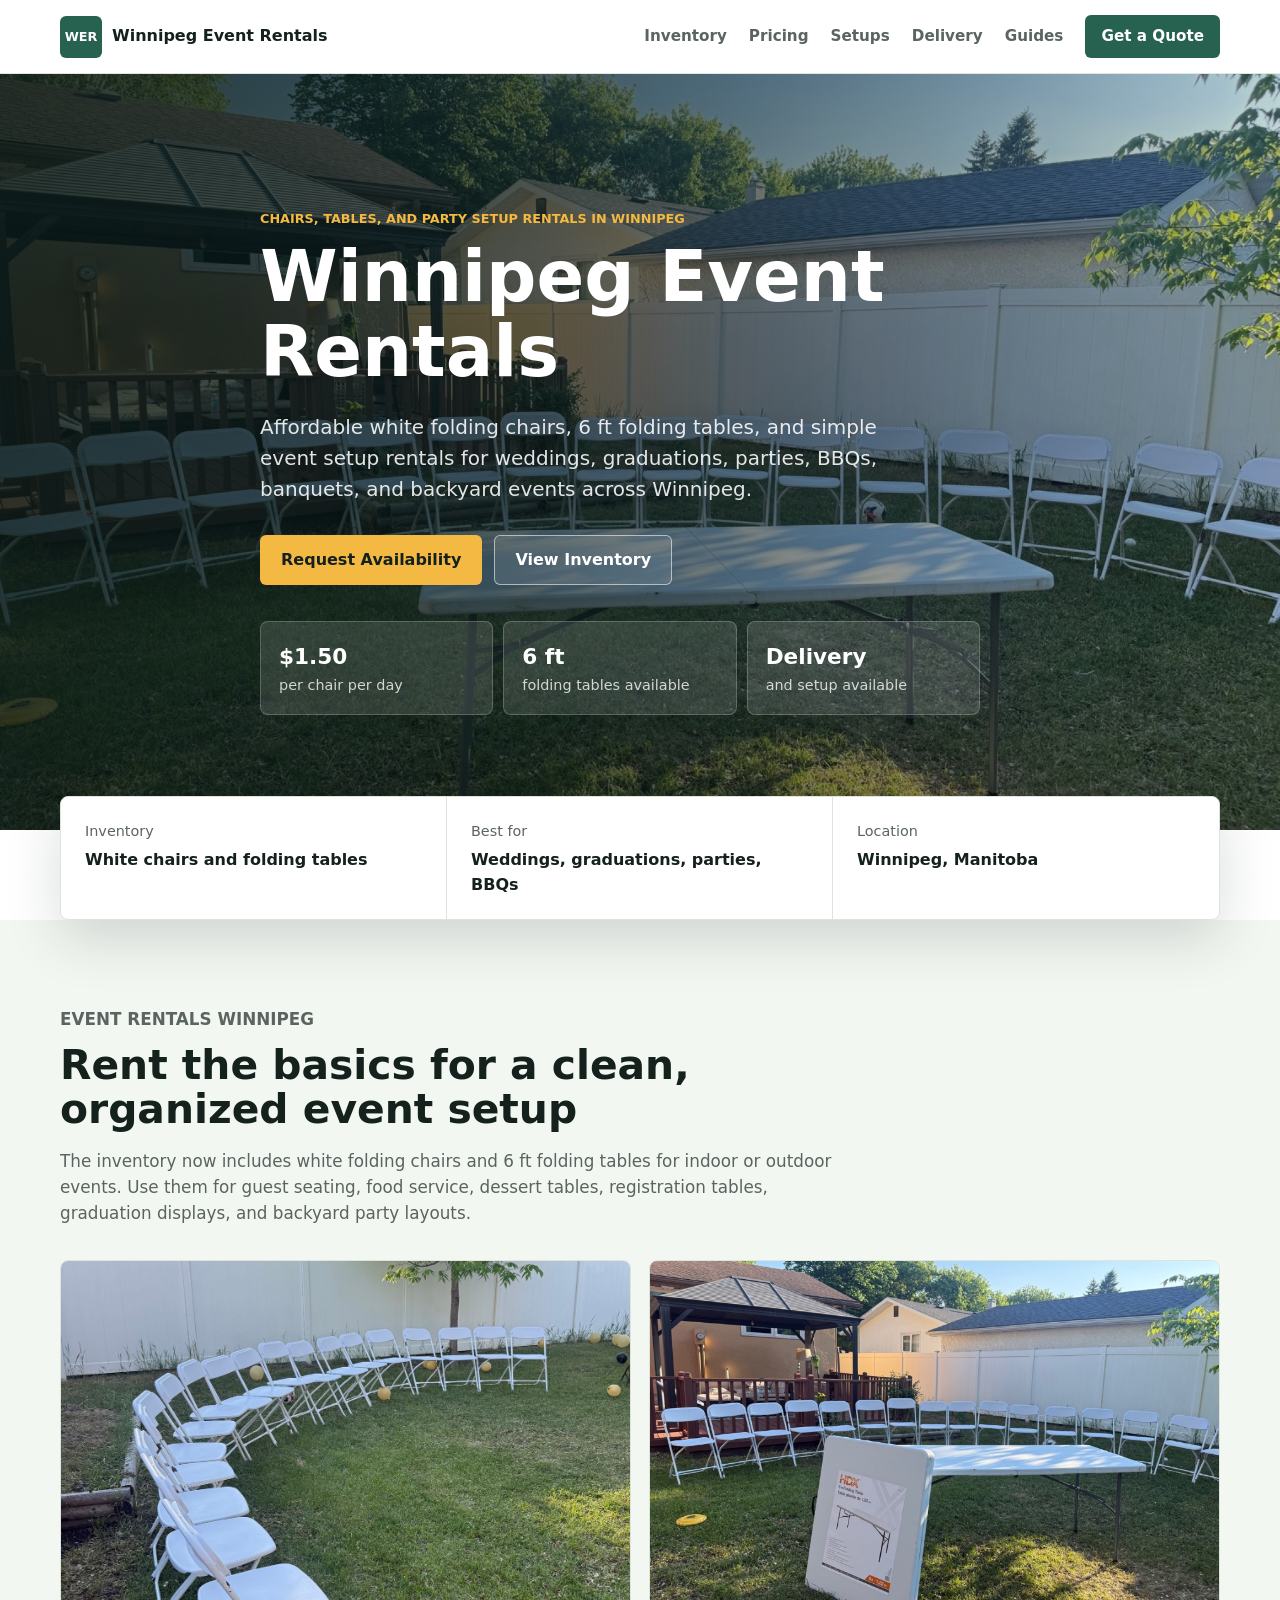
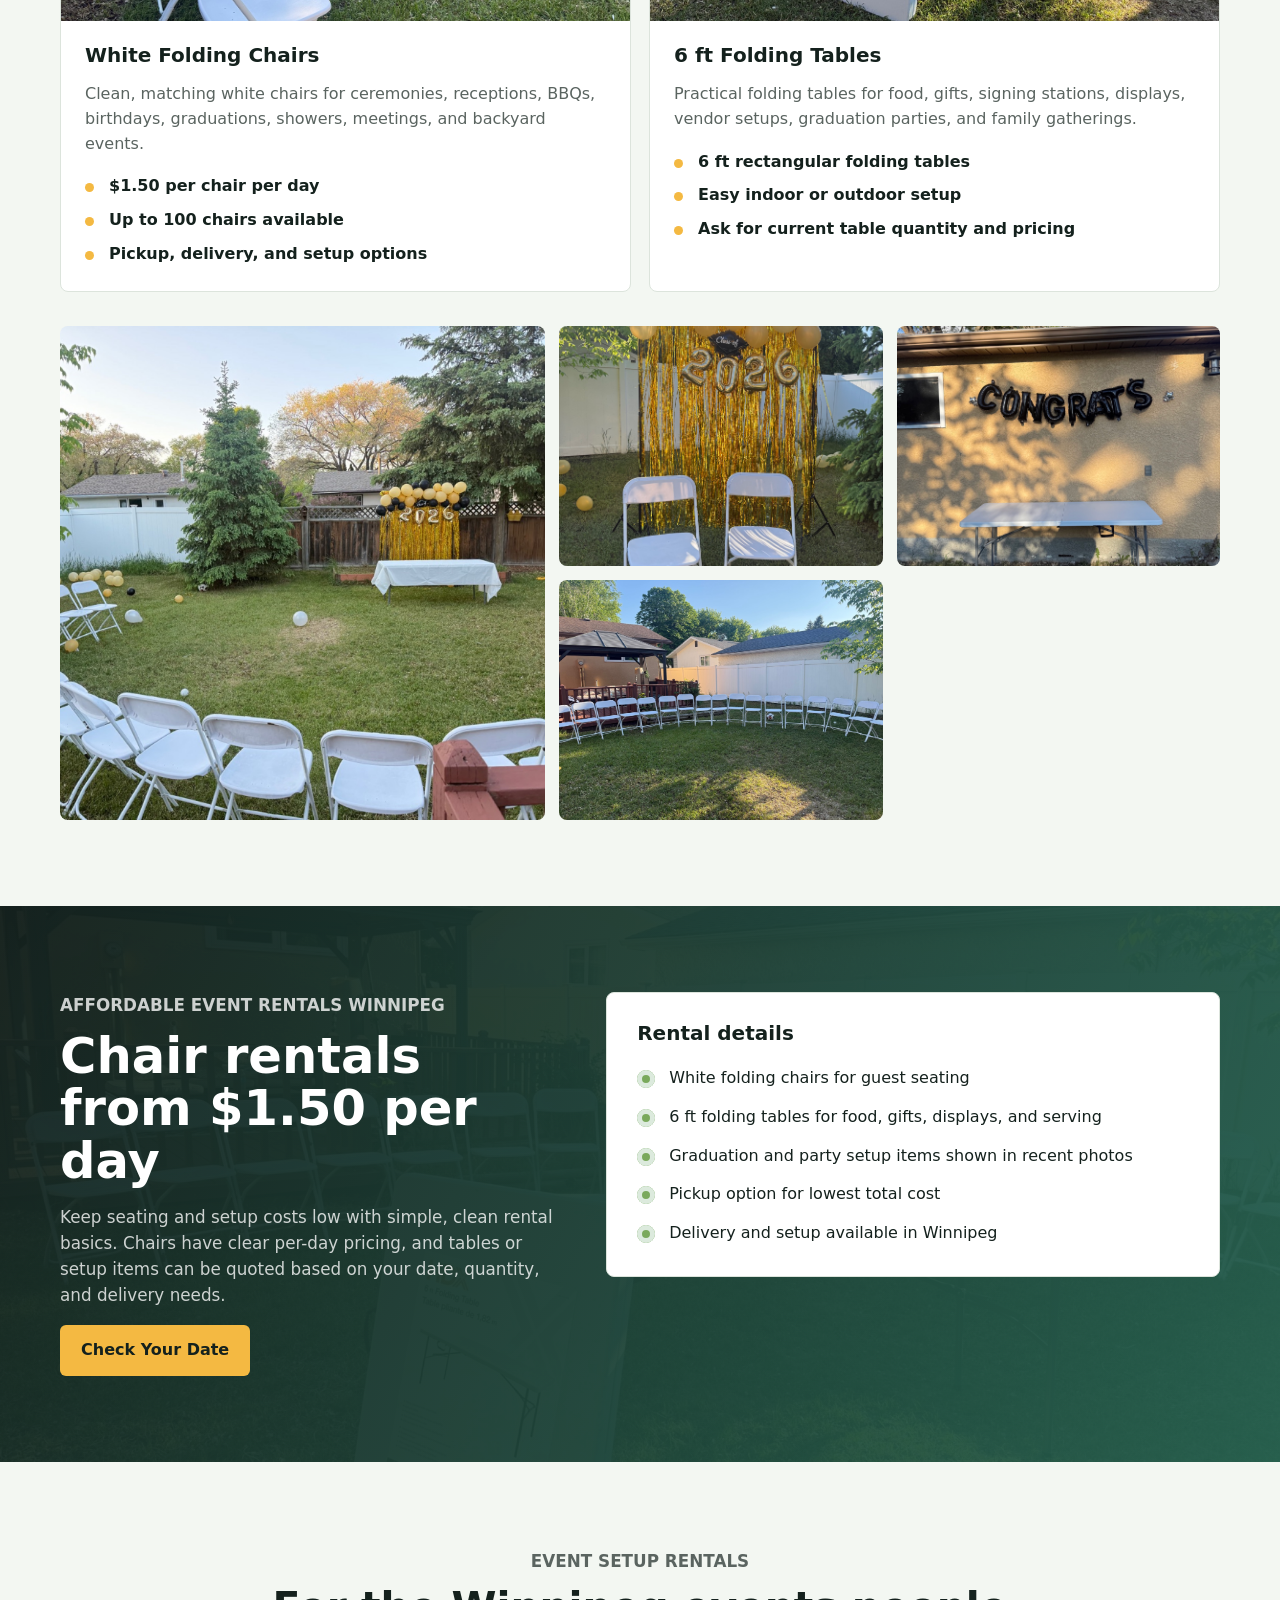
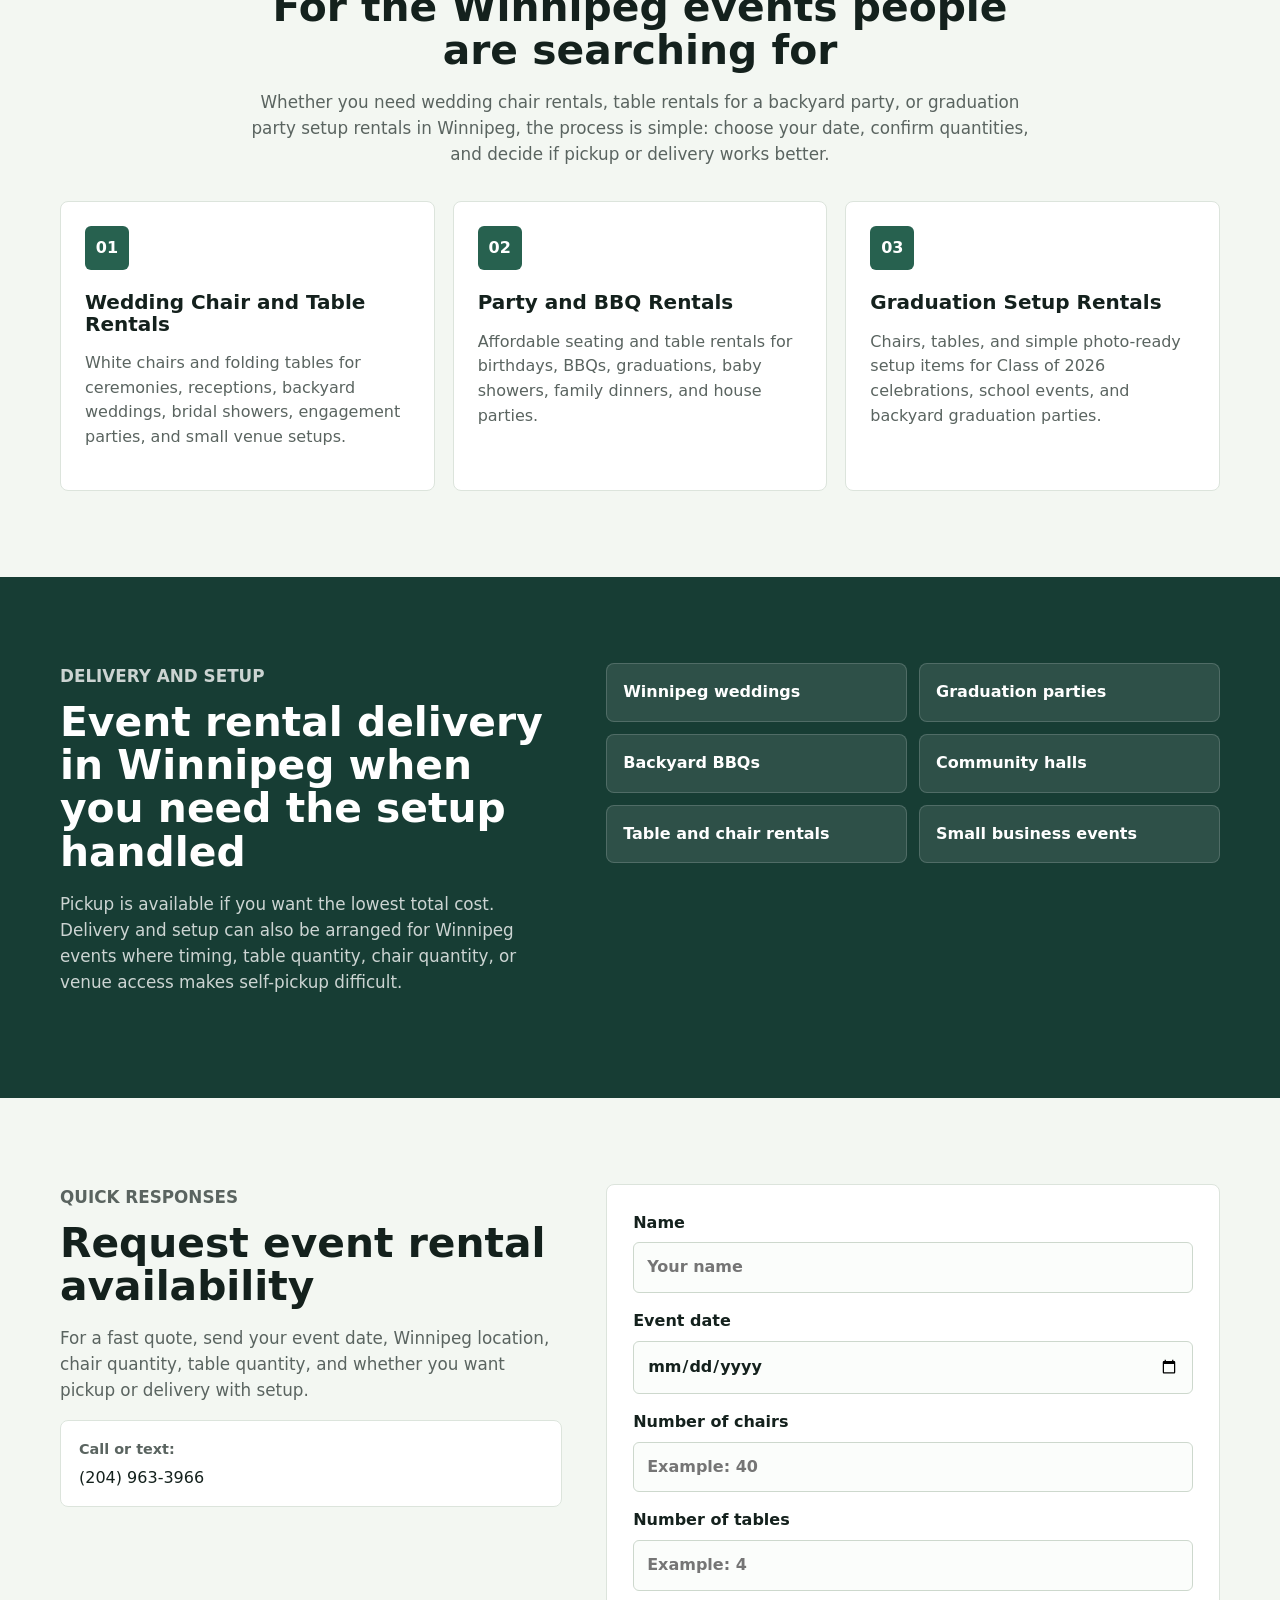
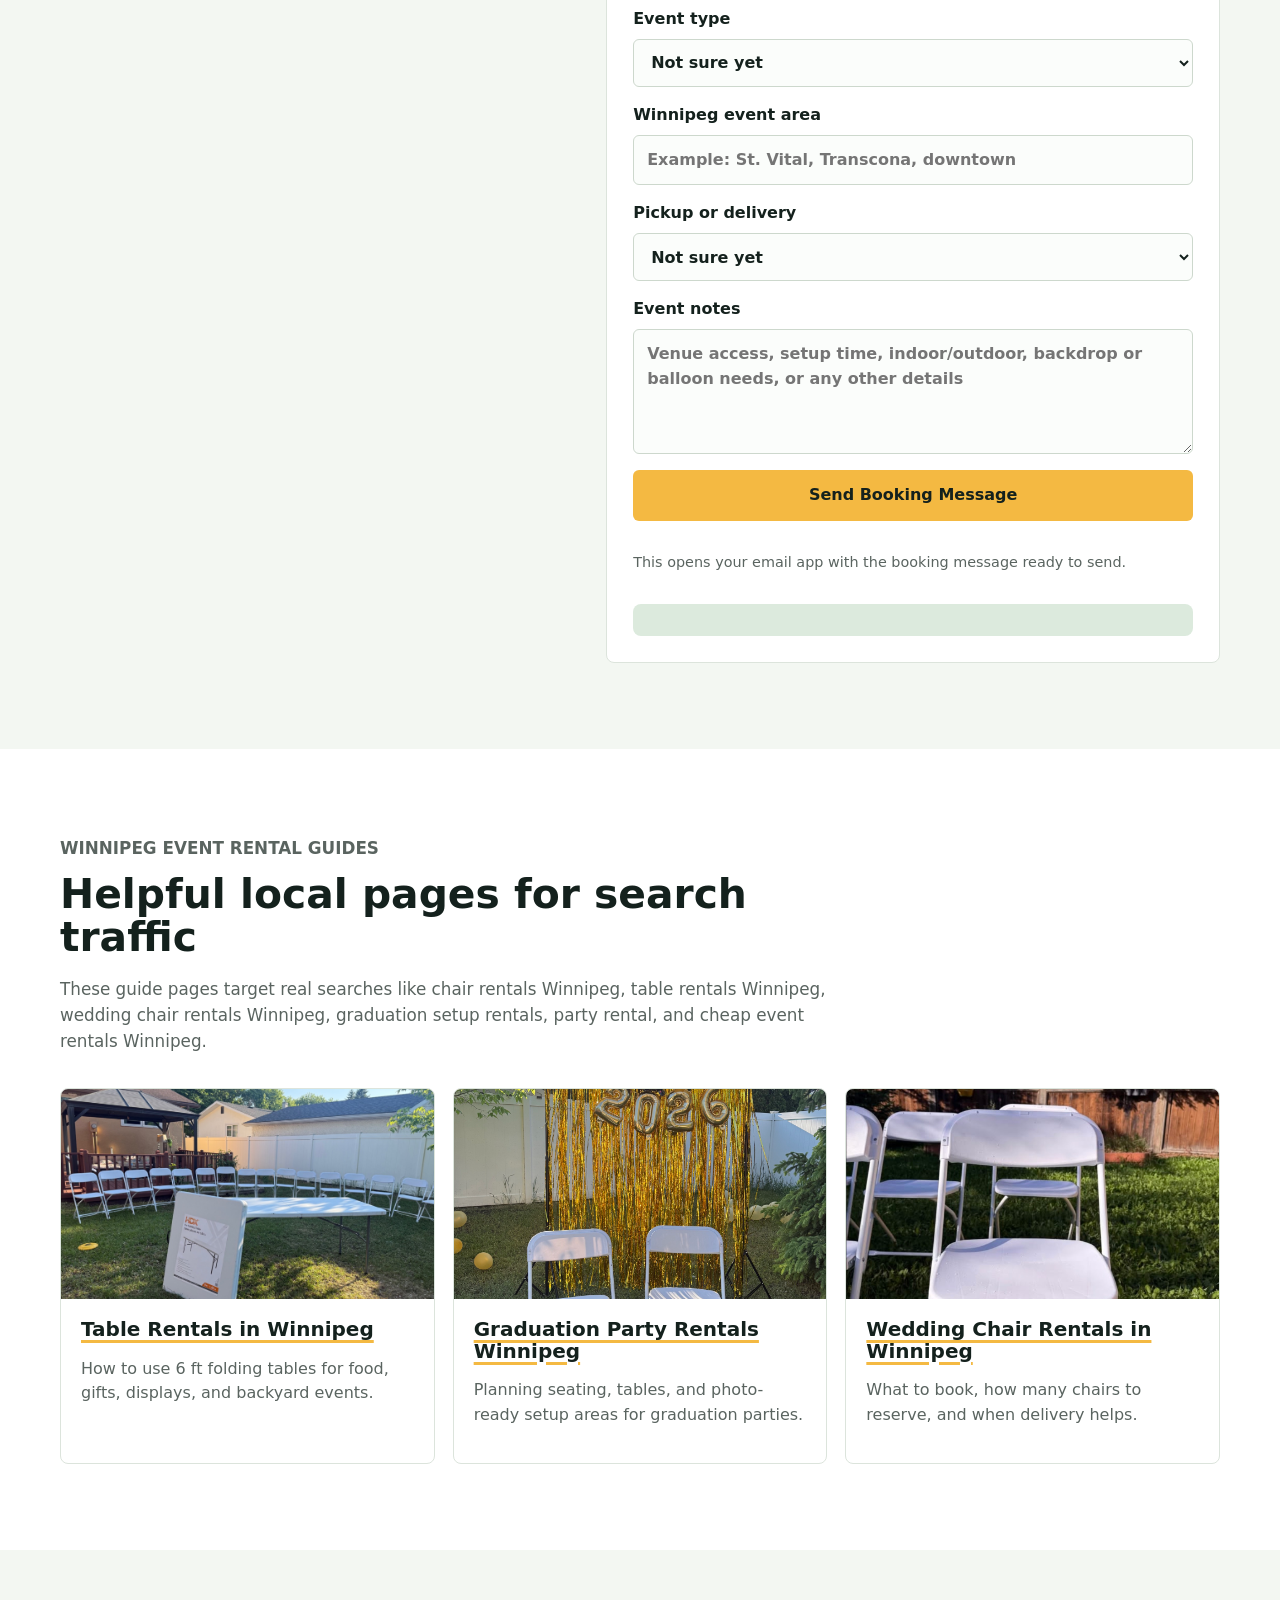
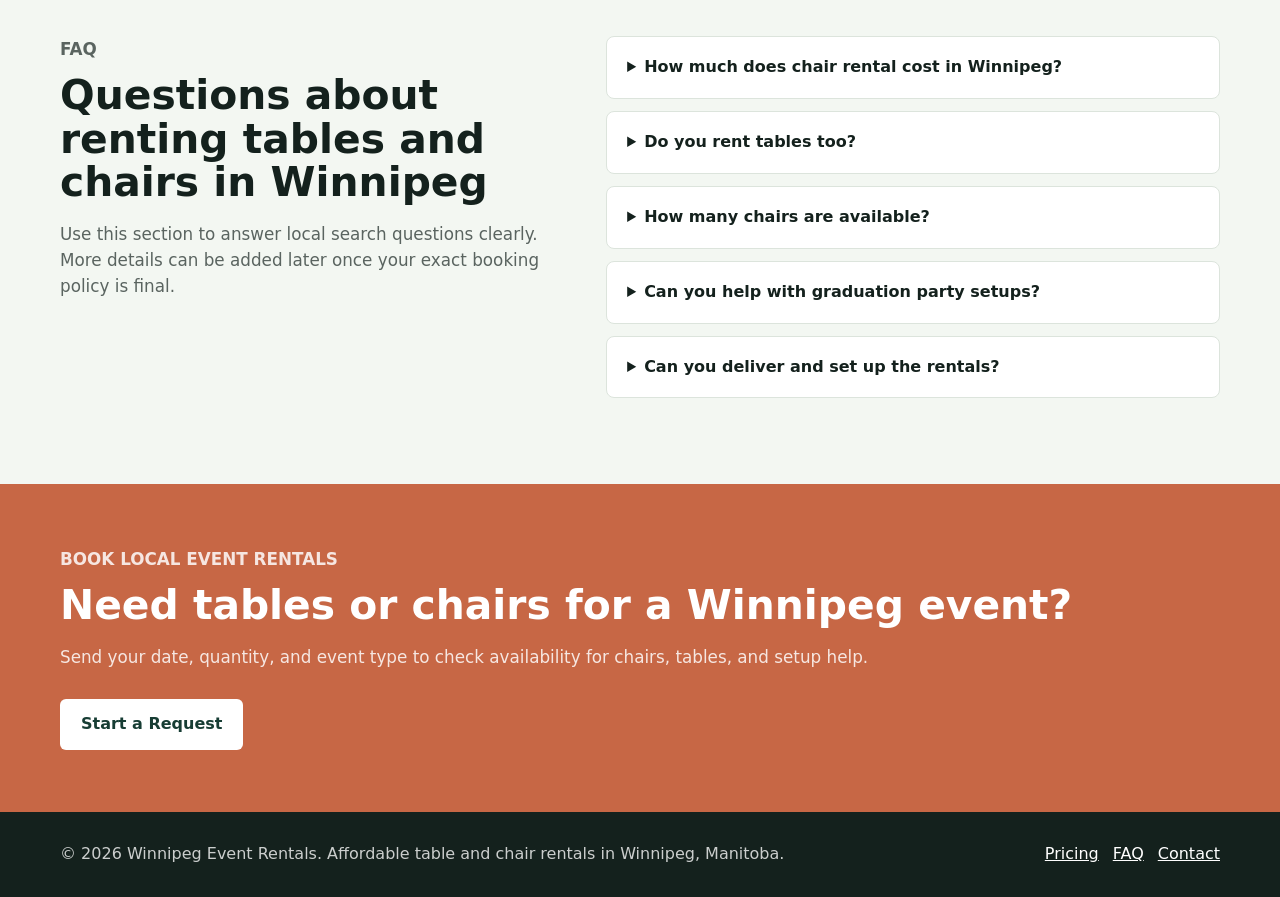
<file: index.html>
<!doctype html>
<html lang="en-CA">
  <head>
    <meta charset="utf-8">
    <meta name="viewport" content="width=device-width, initial-scale=1">
    <title>Event Rentals Winnipeg | Chairs, Tables & Party Setups</title>
    <meta name="description" content="Affordable event rentals in Winnipeg for weddings, graduations, parties, BBQs, banquets, and backyard events. Rent white folding chairs, 6 ft folding tables, and simple party setup items with delivery and setup available.">
    <meta name="robots" content="index, follow">
    <meta property="og:title" content="Event Rentals Winnipeg | Chairs, Tables & Party Setups">
    <meta property="og:description" content="White folding chairs, 6 ft folding tables, and party setup rentals for Winnipeg weddings, graduations, BBQs, banquets, and backyard events.">
    <meta property="og:type" content="website">
    <meta property="og:image" content="https://winnipegeventrentals.ca/assets/home-hero-table-chairs.jpg">
    <link rel="canonical" href="https://winnipegeventrentals.ca/">
    <link rel="stylesheet" href="styles.css">
    <script type="application/ld+json">
      {
        "@context": "https://schema.org",
        "@type": "LocalBusiness",
        "@id": "https://winnipegeventrentals.ca/#business",
        "name": "Winnipeg Event Rentals",
        "description": "Affordable event rentals in Winnipeg for chairs, folding tables, graduation setups, parties, BBQs, weddings, banquets, and backyard events.",
        "image": "https://winnipegeventrentals.ca/assets/home-hero-table-chairs.jpg",
        "priceRange": "$",
        "areaServed": {
          "@type": "City",
          "name": "Winnipeg"
        },
        "address": {
          "@type": "PostalAddress",
          "addressLocality": "Winnipeg",
          "addressRegion": "MB",
          "addressCountry": "CA"
        },
        "makesOffer": [
          {
            "@type": "Offer",
            "name": "White folding chair rental",
            "price": "1.50",
            "priceCurrency": "CAD",
            "availability": "https://schema.org/InStock"
          },
          {
            "@type": "Offer",
            "name": "6 ft folding table rental",
            "priceCurrency": "CAD",
            "availability": "https://schema.org/InStock"
          }
        ]
      }
    </script>
  </head>
  <body>
    <a class="skip-link" href="#main">Skip to content</a>

    <header class="site-header" data-header>
      <div class="site-header__inner">
        <a class="brand" href="index.html" aria-label="Winnipeg Event Rentals home">
          <span class="brand__mark">WER</span>
          <span class="brand__text">Winnipeg Event Rentals</span>
        </a>

        <button class="nav-toggle" type="button" aria-expanded="false" aria-controls="site-nav" data-nav-toggle>
          <span>Menu</span>
        </button>

        <nav class="site-nav" id="site-nav" aria-label="Main navigation" data-nav>
          <a href="#inventory">Inventory</a>
          <a href="#pricing">Pricing</a>
          <a href="#setups">Setups</a>
          <a href="#delivery">Delivery</a>
          <a href="#guides">Guides</a>
          <a class="nav-cta" href="#quote">Get a Quote</a>
        </nav>
      </div>
    </header>

    <main id="main">
      <section class="hero" aria-label="Winnipeg event rentals for chairs and tables">
        <div class="hero__content">
          <p class="eyebrow">Chairs, tables, and party setup rentals in Winnipeg</p>
          <h1>Winnipeg Event Rentals</h1>
          <p class="hero__lead">Affordable white folding chairs, 6 ft folding tables, and simple event setup rentals for weddings, graduations, parties, BBQs, banquets, and backyard events across Winnipeg.</p>

          <div class="hero__actions" aria-label="Primary actions">
            <a class="button button--primary" href="#quote">Request Availability</a>
            <a class="button button--secondary" href="#inventory">View Inventory</a>
          </div>

          <ul class="hero__proof" aria-label="Rental highlights">
            <li><strong>$1.50</strong><span>per chair per day</span></li>
            <li><strong>6 ft</strong><span>folding tables available</span></li>
            <li><strong>Delivery</strong><span>and setup available</span></li>
          </ul>
        </div>
      </section>

      <section class="quick-bar" aria-label="Quick rental details">
        <div>
          <span>Inventory</span>
          <strong>White chairs and folding tables</strong>
        </div>
        <div>
          <span>Best for</span>
          <strong>Weddings, graduations, parties, BBQs</strong>
        </div>
        <div>
          <span>Location</span>
          <strong>Winnipeg, Manitoba</strong>
        </div>
      </section>

      <section class="section section--light" id="inventory">
        <div class="section__inner">
          <div class="section-heading">
            <p class="eyebrow">Event rentals Winnipeg</p>
            <h2>Rent the basics for a clean, organized event setup</h2>
            <p>The inventory now includes white folding chairs and 6 ft folding tables for indoor or outdoor events. Use them for guest seating, food service, dessert tables, registration tables, graduation displays, and backyard party layouts.</p>
          </div>

          <div class="inventory-grid">
            <article class="inventory-card">
              <img src="assets/chairs-row-02.jpg" alt="Rows of white folding chairs set up in a Winnipeg backyard" loading="eager">
              <div>
                <h3>White Folding Chairs</h3>
                <p>Clean, matching white chairs for ceremonies, receptions, BBQs, birthdays, graduations, showers, meetings, and backyard events.</p>
                <ul class="spec-list">
                  <li>$1.50 per chair per day</li>
                  <li>Up to 100 chairs available</li>
                  <li>Pickup, delivery, and setup options</li>
                </ul>
              </div>
            </article>

            <article class="inventory-card">
              <img src="assets/table-chairs-01.jpg" alt="6 ft folding table with white folding chairs in Winnipeg backyard" loading="eager">
              <div>
                <h3>6 ft Folding Tables</h3>
                <p>Practical folding tables for food, gifts, signing stations, displays, vendor setups, graduation parties, and family gatherings.</p>
                <ul class="spec-list">
                  <li>6 ft rectangular folding tables</li>
                  <li>Easy indoor or outdoor setup</li>
                  <li>Ask for current table quantity and pricing</li>
                </ul>
              </div>
            </article>
          </div>

          <div class="gallery" aria-label="Event rental photo gallery">
            <button class="gallery__item gallery__item--large" type="button" data-lightbox-src="assets/full-event-setup-01.jpg" data-lightbox-alt="Winnipeg backyard event setup with chairs, table, balloons, and backdrop">
              <img src="assets/full-event-setup-01.jpg" alt="Winnipeg backyard event setup with chairs, table, balloons, and backdrop" loading="lazy">
            </button>
            <button class="gallery__item" type="button" data-lightbox-src="assets/graduation-setup-01.jpg" data-lightbox-alt="Graduation party photo backdrop with white chairs in Winnipeg">
              <img src="assets/graduation-setup-01.jpg" alt="Graduation party photo backdrop with white chairs in Winnipeg" loading="lazy">
            </button>
            <button class="gallery__item" type="button" data-lightbox-src="assets/table-congrats-01.jpg" data-lightbox-alt="6 ft folding table under congratulations balloons for a Winnipeg event">
              <img src="assets/table-congrats-01.jpg" alt="6 ft folding table under congratulations balloons for a Winnipeg event" loading="lazy">
            </button>
            <button class="gallery__item" type="button" data-lightbox-src="assets/chairs-row-01.jpg" data-lightbox-alt="Line of white folding chairs for Winnipeg event seating">
              <img src="assets/chairs-row-01.jpg" alt="Line of white folding chairs for Winnipeg event seating" loading="lazy">
            </button>
          </div>
        </div>
      </section>

      <section class="section pricing-section" id="pricing">
        <div class="section__inner pricing-grid">
          <div class="price-panel">
            <p class="eyebrow">Affordable event rentals Winnipeg</p>
            <h2>Chair rentals from $1.50 per day</h2>
            <p>Keep seating and setup costs low with simple, clean rental basics. Chairs have clear per-day pricing, and tables or setup items can be quoted based on your date, quantity, and delivery needs.</p>
            <a class="button button--primary" href="#quote">Check Your Date</a>
          </div>

          <div class="included-panel" aria-label="What is available">
            <h3>Rental details</h3>
            <ul class="check-list">
              <li>White folding chairs for guest seating</li>
              <li>6 ft folding tables for food, gifts, displays, and serving</li>
              <li>Graduation and party setup items shown in recent photos</li>
              <li>Pickup option for lowest total cost</li>
              <li>Delivery and setup available in Winnipeg</li>
            </ul>
          </div>
        </div>
      </section>

      <section class="section section--light" id="setups">
        <div class="section__inner">
          <div class="section-heading section-heading--center">
            <p class="eyebrow">Event setup rentals</p>
            <h2>For the Winnipeg events people are searching for</h2>
            <p>Whether you need wedding chair rentals, table rentals for a backyard party, or graduation party setup rentals in Winnipeg, the process is simple: choose your date, confirm quantities, and decide if pickup or delivery works better.</p>
          </div>

          <div class="service-grid">
            <article class="service-card">
              <span class="service-card__icon">01</span>
              <h3>Wedding Chair and Table Rentals</h3>
              <p>White chairs and folding tables for ceremonies, receptions, backyard weddings, bridal showers, engagement parties, and small venue setups.</p>
            </article>
            <article class="service-card">
              <span class="service-card__icon">02</span>
              <h3>Party and BBQ Rentals</h3>
              <p>Affordable seating and table rentals for birthdays, BBQs, graduations, baby showers, family dinners, and house parties.</p>
            </article>
            <article class="service-card">
              <span class="service-card__icon">03</span>
              <h3>Graduation Setup Rentals</h3>
              <p>Chairs, tables, and simple photo-ready setup items for Class of 2026 celebrations, school events, and backyard graduation parties.</p>
            </article>
          </div>
        </div>
      </section>

      <section class="section delivery-section" id="delivery">
        <div class="section__inner delivery-layout">
          <div>
            <p class="eyebrow">Delivery and setup</p>
            <h2>Event rental delivery in Winnipeg when you need the setup handled</h2>
            <p>Pickup is available if you want the lowest total cost. Delivery and setup can also be arranged for Winnipeg events where timing, table quantity, chair quantity, or venue access makes self-pickup difficult.</p>
          </div>
          <div class="delivery-list" aria-label="Winnipeg service area keywords">
            <span>Winnipeg weddings</span>
            <span>Graduation parties</span>
            <span>Backyard BBQs</span>
            <span>Community halls</span>
            <span>Table and chair rentals</span>
            <span>Small business events</span>
          </div>
        </div>
      </section>

      <section class="section section--light" id="quote">
        <div class="section__inner quote-layout">
          <div class="quote-copy">
            <p class="eyebrow">Quick responses</p>
            <h2>Request event rental availability</h2>
            <p>For a fast quote, send your event date, Winnipeg location, chair quantity, table quantity, and whether you want pickup or delivery with setup.</p>
            <div class="contact-strip">
              <strong>Call or text:</strong>
              <span>(204) 963-3966</span>
            </div>
          </div>

          <form class="quote-form" id="quoteForm">
            <label>
              Name
              <input type="text" name="name" autocomplete="name" placeholder="Your name">
            </label>
            <label>
              Event date
              <input type="date" name="date">
            </label>
            <label>
              Number of chairs
              <input type="number" name="chairs" min="0" max="100" placeholder="Example: 40">
            </label>
            <label>
              Number of tables
              <input type="number" name="tables" min="0" placeholder="Example: 4">
            </label>
            <label>
              Event type
              <select name="eventType">
                <option value="Not sure yet">Not sure yet</option>
                <option value="Wedding">Wedding</option>
                <option value="Graduation">Graduation</option>
                <option value="Birthday or party">Birthday or party</option>
                <option value="BBQ or backyard event">BBQ or backyard event</option>
                <option value="Banquet or community event">Banquet or community event</option>
              </select>
            </label>
            <label>
              Winnipeg event area
              <input type="text" name="location" autocomplete="address-level2" placeholder="Example: St. Vital, Transcona, downtown">
            </label>
            <label>
              Pickup or delivery
              <select name="delivery">
                <option value="Not sure yet">Not sure yet</option>
                <option value="Pickup">Pickup</option>
                <option value="Delivery and setup">Delivery and setup</option>
              </select>
            </label>
            <label>
              Event notes
              <textarea name="notes" rows="4" placeholder="Venue access, setup time, indoor/outdoor, backdrop or balloon needs, or any other details"></textarea>
            </label>
            <button class="button button--primary" type="submit">Send Booking Message</button>
            <p class="form-note">This opens your email app with the booking message ready to send.</p>
            <output class="quote-output" id="quoteOutput" hidden></output>
          </form>
        </div>
      </section>

      <section class="section guides-section" id="guides">
        <div class="section__inner">
          <div class="section-heading">
            <p class="eyebrow">Winnipeg event rental guides</p>
            <h2>Helpful local pages for search traffic</h2>
            <p>These guide pages target real searches like chair rentals Winnipeg, table rentals Winnipeg, wedding chair rentals Winnipeg, graduation setup rentals, party rental, and cheap event rentals Winnipeg.</p>
          </div>

          <div class="article-grid">
            <article class="article-card">
              <img src="assets/table-chairs-01.jpg" alt="6 ft folding table and chairs for a Winnipeg event rental guide" loading="lazy">
              <div>
                <h3><a href="guides/table-rentals-winnipeg.html">Table Rentals in Winnipeg</a></h3>
                <p>How to use 6 ft folding tables for food, gifts, displays, and backyard events.</p>
              </div>
            </article>
            <article class="article-card">
              <img src="assets/graduation-setup-01.jpg" alt="Graduation party setup with chairs and backdrop in Winnipeg" loading="lazy">
              <div>
                <h3><a href="guides/graduation-party-rentals-winnipeg.html">Graduation Party Rentals Winnipeg</a></h3>
                <p>Planning seating, tables, and photo-ready setup areas for graduation parties.</p>
              </div>
            </article>
            <article class="article-card">
              <img src="assets/chair-03.jpg" alt="White event chair for a Winnipeg wedding rental guide" loading="lazy">
              <div>
                <h3><a href="guides/wedding-chair-rentals-winnipeg.html">Wedding Chair Rentals in Winnipeg</a></h3>
                <p>What to book, how many chairs to reserve, and when delivery helps.</p>
              </div>
            </article>
          </div>
        </div>
      </section>

      <section class="section section--light" id="faq">
        <div class="section__inner faq-layout">
          <div>
            <p class="eyebrow">FAQ</p>
            <h2>Questions about renting tables and chairs in Winnipeg</h2>
            <p>Use this section to answer local search questions clearly. More details can be added later once your exact booking policy is final.</p>
          </div>

          <div class="faq-list">
            <details>
              <summary>How much does chair rental cost in Winnipeg?</summary>
              <p>The current chair rental price is $1.50 per chair per day. Tables, delivery, and setup can be quoted separately based on the Winnipeg address, timing, and quantity.</p>
            </details>
            <details>
              <summary>Do you rent tables too?</summary>
              <p>Yes. The inventory now includes 6 ft folding tables for food, gifts, serving, registration, displays, and party setups.</p>
            </details>
            <details>
              <summary>How many chairs are available?</summary>
              <p>Up to 100 white folding chairs are available. For large events, request your date as early as possible so the full quantity can be reserved.</p>
            </details>
            <details>
              <summary>Can you help with graduation party setups?</summary>
              <p>Yes. Chairs, folding tables, and simple party setup items can work well for graduation celebrations, photo areas, and backyard gatherings.</p>
            </details>
            <details>
              <summary>Can you deliver and set up the rentals?</summary>
              <p>Delivery with setup is available in Winnipeg. Pickup is also available if you want the lowest-cost option.</p>
            </details>
          </div>
        </div>
      </section>

      <section class="contact-band" id="contact">
        <div class="contact-band__inner">
          <div>
            <p class="eyebrow">Book local event rentals</p>
            <h2>Need tables or chairs for a Winnipeg event?</h2>
            <p>Send your date, quantity, and event type to check availability for chairs, tables, and setup help.</p>
          </div>
          <a class="button button--light" href="#quote">Start a Request</a>
        </div>
      </section>
    </main>

    <footer class="site-footer">
      <div class="site-footer__inner">
        <p>&copy; 2026 Winnipeg Event Rentals. Affordable table and chair rentals in Winnipeg, Manitoba.</p>
        <p class="visitor-counter" data-visitor-counter role="status" aria-live="polite" hidden>Site visits: <span data-visitor-count>—</span></p>
        <nav aria-label="Footer navigation">
          <a href="#pricing">Pricing</a>
          <a href="#faq">FAQ</a>
          <a href="#quote">Contact</a>
        </nav>
      </div>
    </footer>

    <dialog class="lightbox" id="lightbox" aria-label="Event rental photo preview">
      <button class="lightbox__close" type="button" data-lightbox-close>Close</button>
      <img src="assets/full-event-setup-01.jpg" alt="" data-lightbox-image>
    </dialog>

    <script src="script.js"></script>
  </body>
</html>
</file>
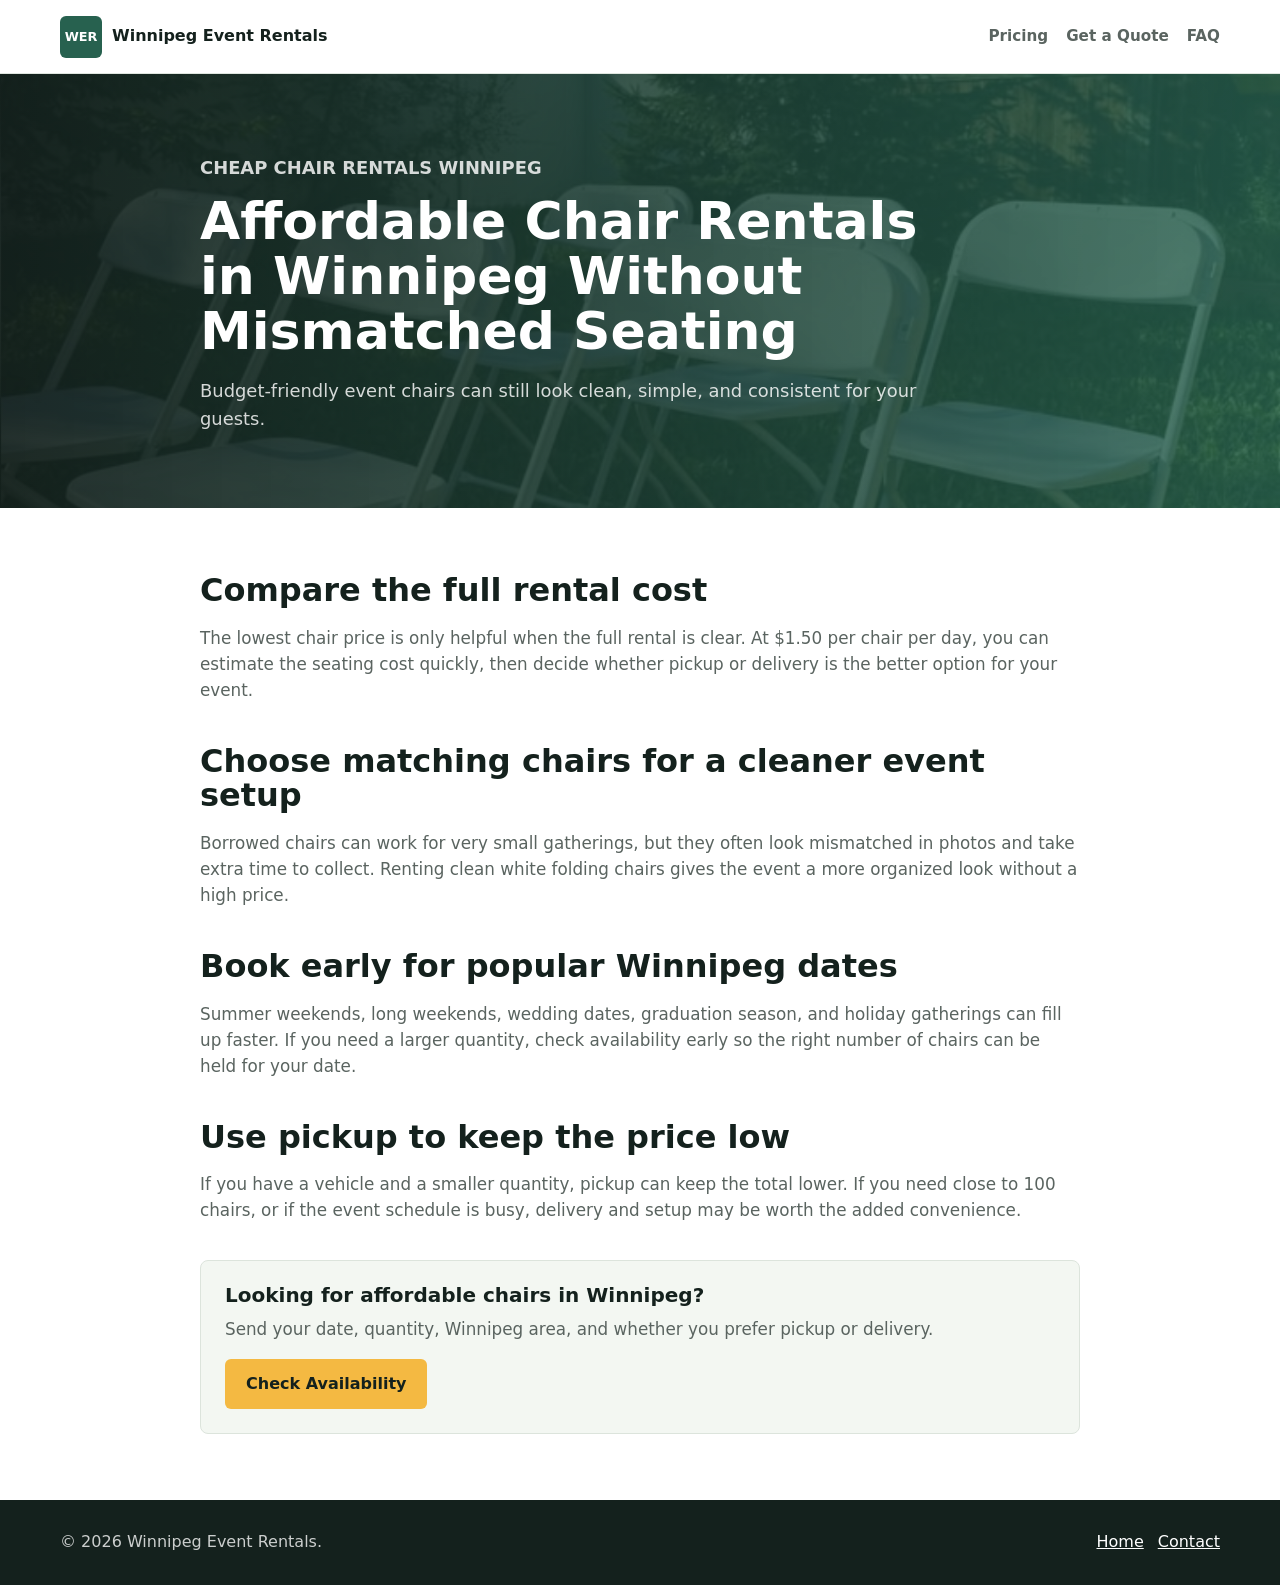
<file: guides/cheap-chair-rentals-winnipeg.html>
<!doctype html>
<html lang="en-CA">
  <head>
    <meta charset="utf-8">
    <meta name="viewport" content="width=device-width, initial-scale=1">
    <title>Affordable Chair Rentals Winnipeg | Cheap Event Chairs From $1.50</title>
    <meta name="description" content="Looking for cheap chair rentals in Winnipeg? Learn how to save on event seating with clean white folding chairs from $1.50 per chair per day.">
    <link rel="canonical" href="https://winnipegeventrentals.ca/guides/cheap-chair-rentals-winnipeg.html">
    <link rel="stylesheet" href="../styles.css">
  </head>
  <body>
    <header class="site-header">
      <div class="site-header__inner">
        <a class="brand" href="../index.html">
          <span class="brand__mark">WER</span>
          <span class="brand__text">Winnipeg Event Rentals</span>
        </a>
        <nav class="site-nav site-nav--static" aria-label="Article navigation">
          <a href="../index.html#pricing">Pricing</a>
          <a href="../index.html#quote">Get a Quote</a>
          <a href="../index.html#faq">FAQ</a>
        </nav>
      </div>
    </header>

    <main>
      <section class="article-hero">
        <div class="article-hero__inner">
          <p class="eyebrow">Cheap chair rentals Winnipeg</p>
          <h1>Affordable Chair Rentals in Winnipeg Without Mismatched Seating</h1>
          <p>Budget-friendly event chairs can still look clean, simple, and consistent for your guests.</p>
        </div>
      </section>

      <article class="article-body">
        <h2>Compare the full rental cost</h2>
        <p>The lowest chair price is only helpful when the full rental is clear. At $1.50 per chair per day, you can estimate the seating cost quickly, then decide whether pickup or delivery is the better option for your event.</p>

        <h2>Choose matching chairs for a cleaner event setup</h2>
        <p>Borrowed chairs can work for very small gatherings, but they often look mismatched in photos and take extra time to collect. Renting clean white folding chairs gives the event a more organized look without a high price.</p>

        <h2>Book early for popular Winnipeg dates</h2>
        <p>Summer weekends, long weekends, wedding dates, graduation season, and holiday gatherings can fill up faster. If you need a larger quantity, check availability early so the right number of chairs can be held for your date.</p>

        <h2>Use pickup to keep the price low</h2>
        <p>If you have a vehicle and a smaller quantity, pickup can keep the total lower. If you need close to 100 chairs, or if the event schedule is busy, delivery and setup may be worth the added convenience.</p>

        <div class="article-callout">
          <h3>Looking for affordable chairs in Winnipeg?</h3>
          <p>Send your date, quantity, Winnipeg area, and whether you prefer pickup or delivery.</p>
          <a class="button button--primary" href="../index.html#quote">Check Availability</a>
        </div>
      </article>
    </main>

    <footer class="site-footer">
      <div class="site-footer__inner">
        <p>&copy; 2026 Winnipeg Event Rentals.</p>
        <nav aria-label="Footer navigation">
          <a href="../index.html">Home</a>
          <a href="../index.html#quote">Contact</a>
        </nav>
      </div>
    </footer>
  </body>
</html>
</file>
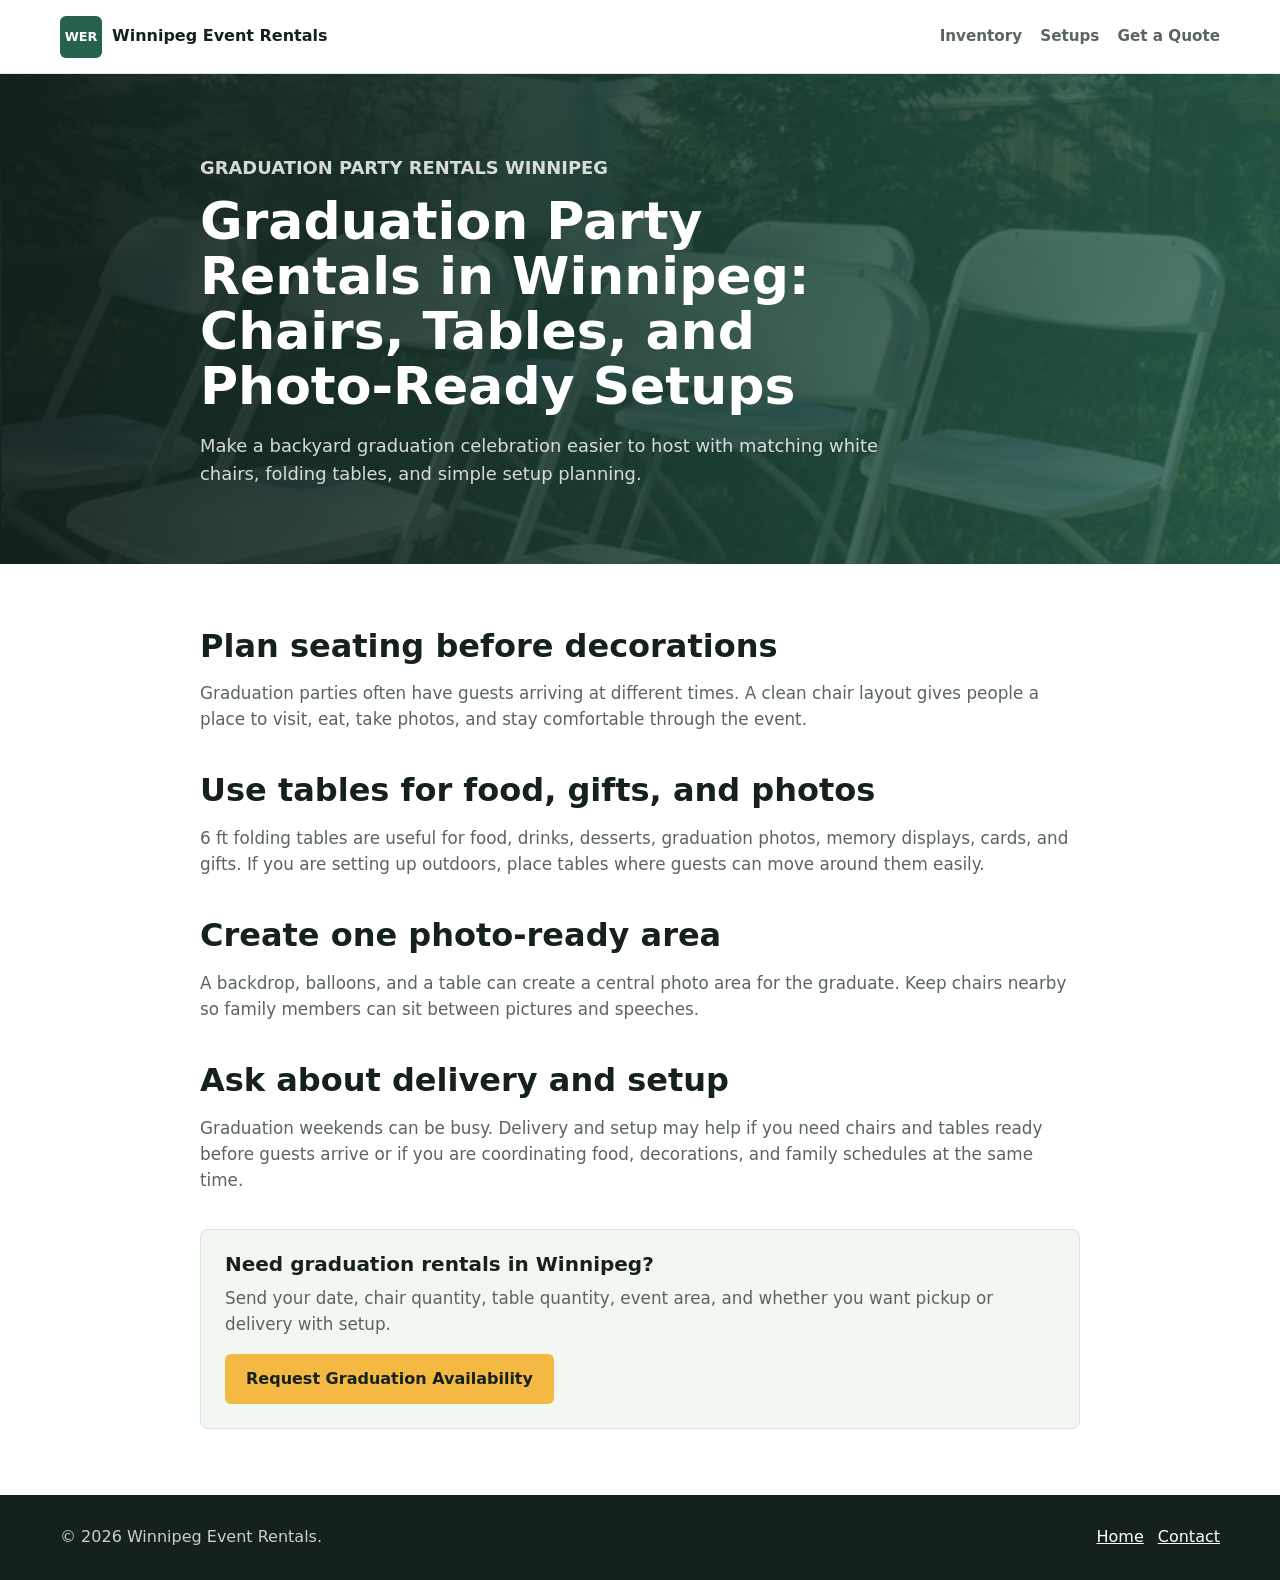
<file: guides/graduation-party-rentals-winnipeg.html>
<!doctype html>
<html lang="en-CA">
  <head>
    <meta charset="utf-8">
    <meta name="viewport" content="width=device-width, initial-scale=1">
    <title>Graduation Party Rentals Winnipeg | Chairs, Tables & Setup Ideas</title>
    <meta name="description" content="Plan a Winnipeg graduation party with affordable chair rentals, 6 ft folding tables, seating layouts, food tables, and simple photo-ready setup ideas.">
    <link rel="canonical" href="https://winnipegeventrentals.ca/guides/graduation-party-rentals-winnipeg.html">
    <link rel="stylesheet" href="../styles.css">
  </head>
  <body>
    <header class="site-header">
      <div class="site-header__inner">
        <a class="brand" href="../index.html">
          <span class="brand__mark">WER</span>
          <span class="brand__text">Winnipeg Event Rentals</span>
        </a>
        <nav class="site-nav site-nav--static" aria-label="Article navigation">
          <a href="../index.html#inventory">Inventory</a>
          <a href="../index.html#setups">Setups</a>
          <a href="../index.html#quote">Get a Quote</a>
        </nav>
      </div>
    </header>

    <main>
      <section class="article-hero">
        <div class="article-hero__inner">
          <p class="eyebrow">Graduation party rentals Winnipeg</p>
          <h1>Graduation Party Rentals in Winnipeg: Chairs, Tables, and Photo-Ready Setups</h1>
          <p>Make a backyard graduation celebration easier to host with matching white chairs, folding tables, and simple setup planning.</p>
        </div>
      </section>

      <article class="article-body">
        <h2>Plan seating before decorations</h2>
        <p>Graduation parties often have guests arriving at different times. A clean chair layout gives people a place to visit, eat, take photos, and stay comfortable through the event.</p>

        <h2>Use tables for food, gifts, and photos</h2>
        <p>6 ft folding tables are useful for food, drinks, desserts, graduation photos, memory displays, cards, and gifts. If you are setting up outdoors, place tables where guests can move around them easily.</p>

        <h2>Create one photo-ready area</h2>
        <p>A backdrop, balloons, and a table can create a central photo area for the graduate. Keep chairs nearby so family members can sit between pictures and speeches.</p>

        <h2>Ask about delivery and setup</h2>
        <p>Graduation weekends can be busy. Delivery and setup may help if you need chairs and tables ready before guests arrive or if you are coordinating food, decorations, and family schedules at the same time.</p>

        <div class="article-callout">
          <h3>Need graduation rentals in Winnipeg?</h3>
          <p>Send your date, chair quantity, table quantity, event area, and whether you want pickup or delivery with setup.</p>
          <a class="button button--primary" href="../index.html#quote">Request Graduation Availability</a>
        </div>
      </article>
    </main>

    <footer class="site-footer">
      <div class="site-footer__inner">
        <p>&copy; 2026 Winnipeg Event Rentals.</p>
        <nav aria-label="Footer navigation">
          <a href="../index.html">Home</a>
          <a href="../index.html#quote">Contact</a>
        </nav>
      </div>
    </footer>
  </body>
</html>
</file>
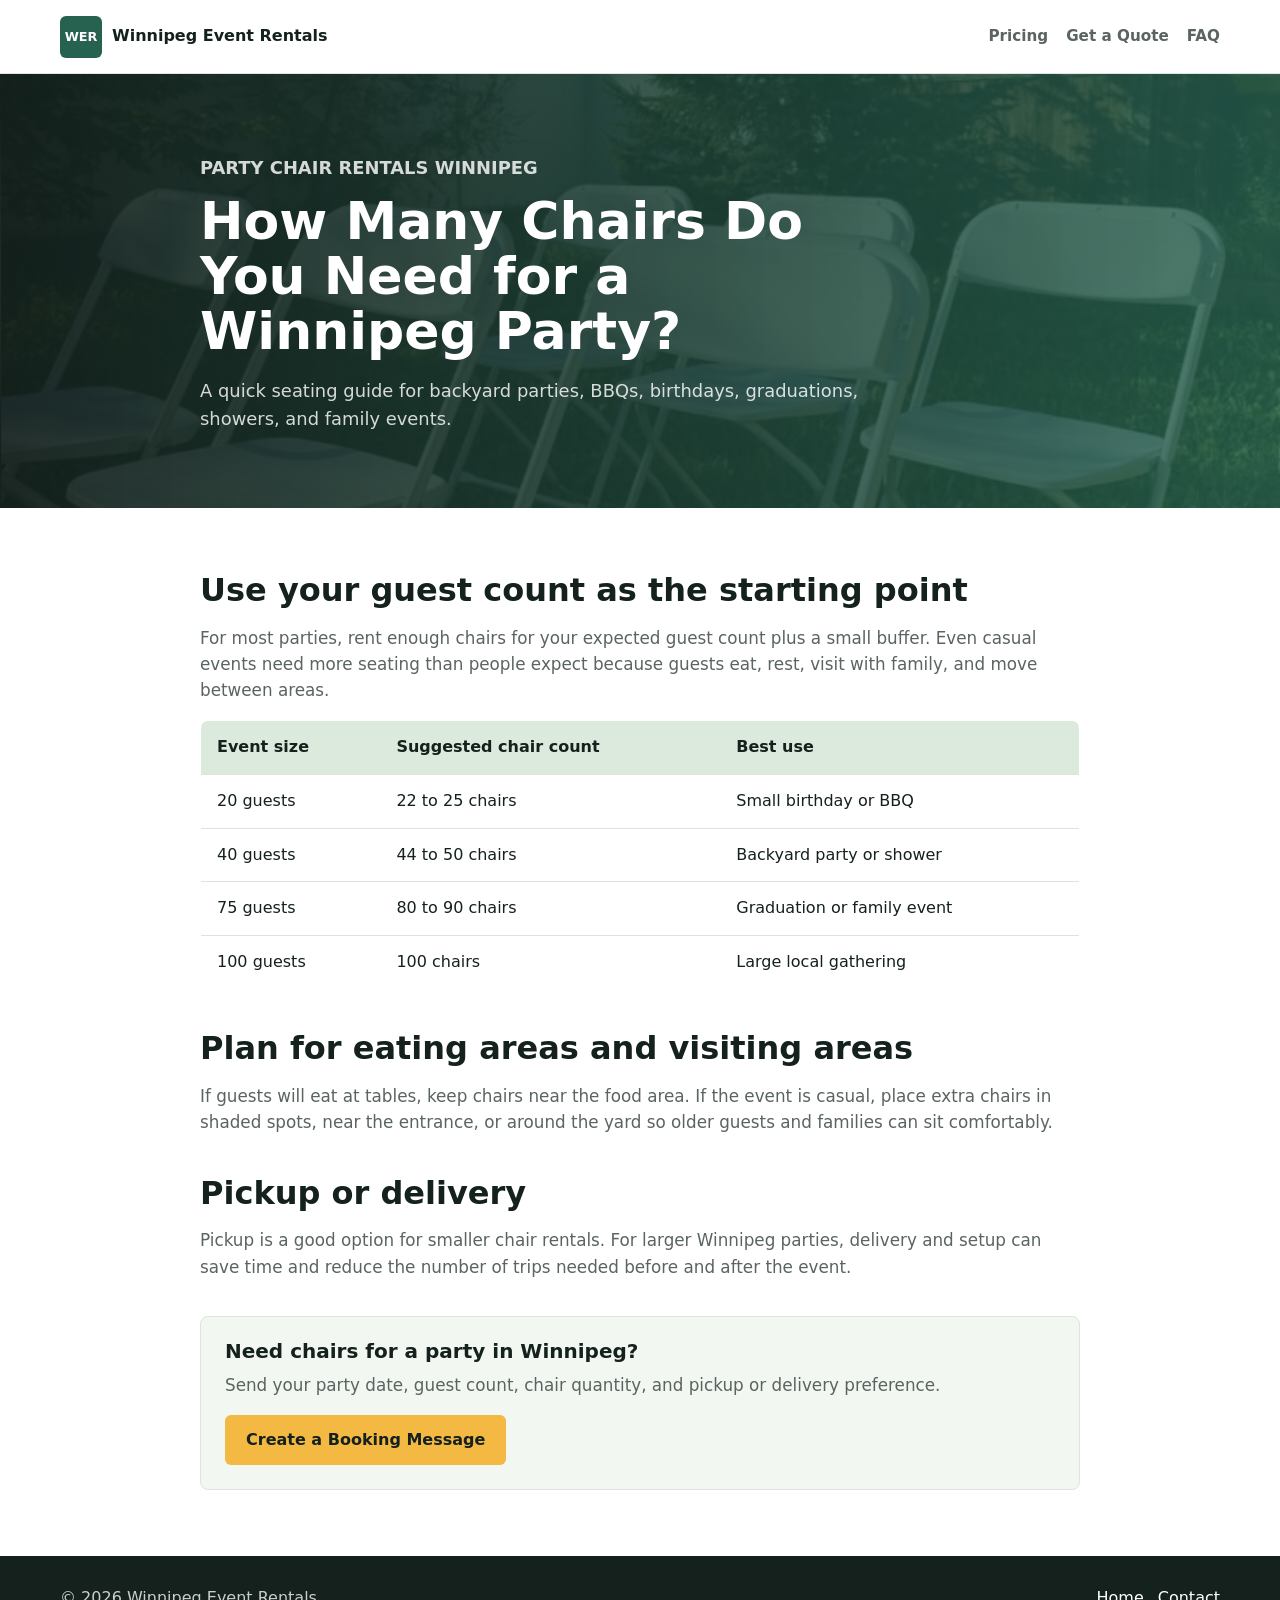
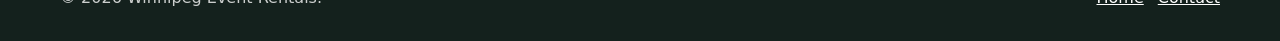
<file: guides/how-many-chairs-for-party-winnipeg.html>
<!doctype html>
<html lang="en-CA">
  <head>
    <meta charset="utf-8">
    <meta name="viewport" content="width=device-width, initial-scale=1">
    <title>How Many Chairs to Rent for a Winnipeg Party | Chair Rental Guide</title>
    <meta name="description" content="Use this simple Winnipeg party chair rental guide to estimate how many chairs you need for birthdays, BBQs, family events, showers, and backyard parties.">
    <link rel="canonical" href="https://winnipegeventrentals.ca/guides/how-many-chairs-for-party-winnipeg.html">
    <link rel="stylesheet" href="../styles.css">
  </head>
  <body>
    <header class="site-header">
      <div class="site-header__inner">
        <a class="brand" href="../index.html">
          <span class="brand__mark">WER</span>
          <span class="brand__text">Winnipeg Event Rentals</span>
        </a>
        <nav class="site-nav site-nav--static" aria-label="Article navigation">
          <a href="../index.html#pricing">Pricing</a>
          <a href="../index.html#quote">Get a Quote</a>
          <a href="../index.html#faq">FAQ</a>
        </nav>
      </div>
    </header>

    <main>
      <section class="article-hero">
        <div class="article-hero__inner">
          <p class="eyebrow">Party chair rentals Winnipeg</p>
          <h1>How Many Chairs Do You Need for a Winnipeg Party?</h1>
          <p>A quick seating guide for backyard parties, BBQs, birthdays, graduations, showers, and family events.</p>
        </div>
      </section>

      <article class="article-body">
        <h2>Use your guest count as the starting point</h2>
        <p>For most parties, rent enough chairs for your expected guest count plus a small buffer. Even casual events need more seating than people expect because guests eat, rest, visit with family, and move between areas.</p>

        <table class="article-table">
          <thead>
            <tr>
              <th>Event size</th>
              <th>Suggested chair count</th>
              <th>Best use</th>
            </tr>
          </thead>
          <tbody>
            <tr>
              <td>20 guests</td>
              <td>22 to 25 chairs</td>
              <td>Small birthday or BBQ</td>
            </tr>
            <tr>
              <td>40 guests</td>
              <td>44 to 50 chairs</td>
              <td>Backyard party or shower</td>
            </tr>
            <tr>
              <td>75 guests</td>
              <td>80 to 90 chairs</td>
              <td>Graduation or family event</td>
            </tr>
            <tr>
              <td>100 guests</td>
              <td>100 chairs</td>
              <td>Large local gathering</td>
            </tr>
          </tbody>
        </table>

        <h2>Plan for eating areas and visiting areas</h2>
        <p>If guests will eat at tables, keep chairs near the food area. If the event is casual, place extra chairs in shaded spots, near the entrance, or around the yard so older guests and families can sit comfortably.</p>

        <h2>Pickup or delivery</h2>
        <p>Pickup is a good option for smaller chair rentals. For larger Winnipeg parties, delivery and setup can save time and reduce the number of trips needed before and after the event.</p>

        <div class="article-callout">
          <h3>Need chairs for a party in Winnipeg?</h3>
          <p>Send your party date, guest count, chair quantity, and pickup or delivery preference.</p>
          <a class="button button--primary" href="../index.html#quote">Create a Booking Message</a>
        </div>
      </article>
    </main>

    <footer class="site-footer">
      <div class="site-footer__inner">
        <p>&copy; 2026 Winnipeg Event Rentals.</p>
        <nav aria-label="Footer navigation">
          <a href="../index.html">Home</a>
          <a href="../index.html#quote">Contact</a>
        </nav>
      </div>
    </footer>
  </body>
</html>
</file>
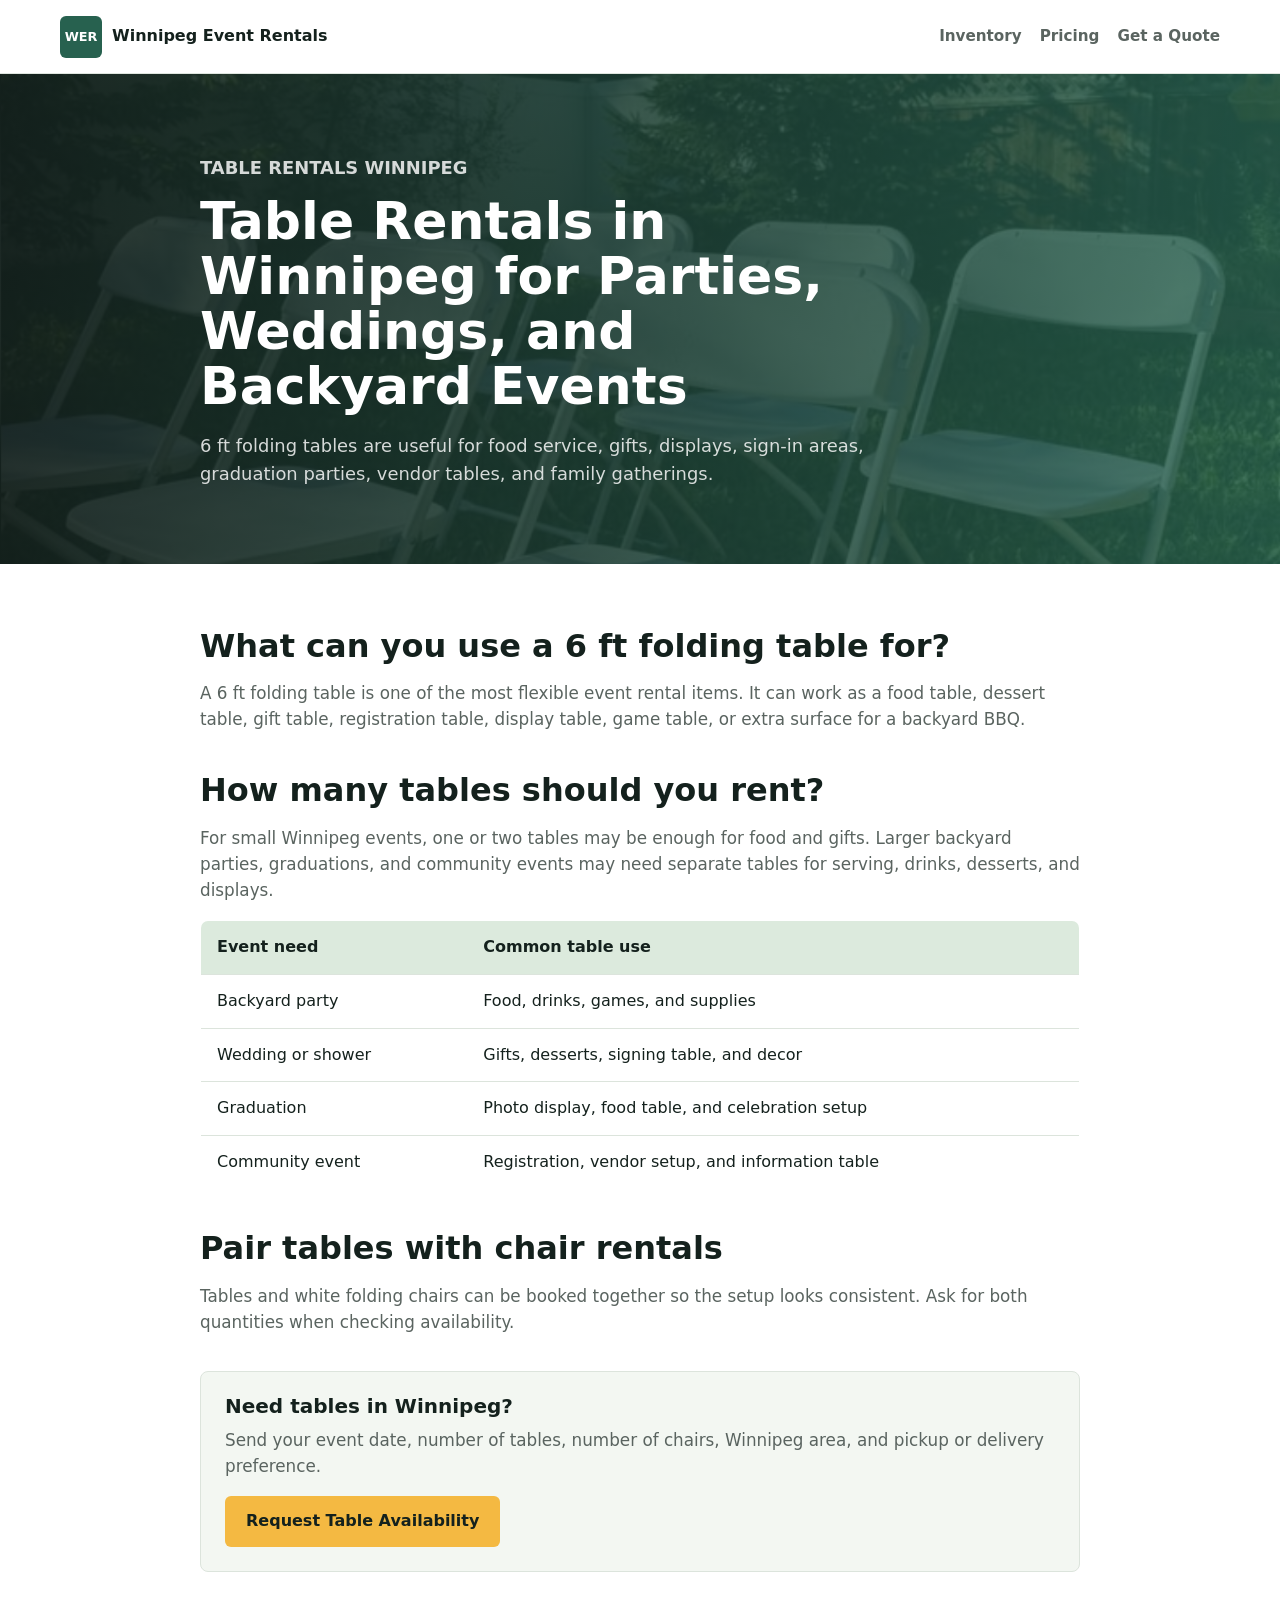
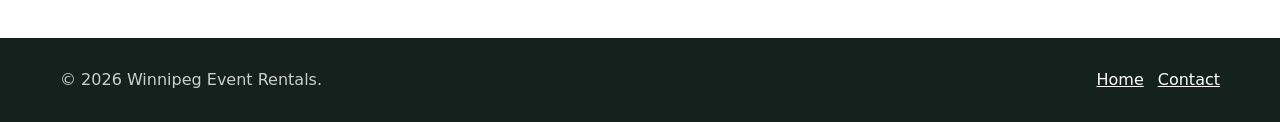
<file: guides/table-rentals-winnipeg.html>
<!doctype html>
<html lang="en-CA">
  <head>
    <meta charset="utf-8">
    <meta name="viewport" content="width=device-width, initial-scale=1">
    <title>Table Rentals Winnipeg | 6 ft Folding Tables for Events</title>
    <meta name="description" content="Rent 6 ft folding tables in Winnipeg for backyard parties, graduations, BBQs, weddings, food service, gift tables, displays, and community events.">
    <link rel="canonical" href="https://winnipegeventrentals.ca/guides/table-rentals-winnipeg.html">
    <link rel="stylesheet" href="../styles.css">
  </head>
  <body>
    <header class="site-header">
      <div class="site-header__inner">
        <a class="brand" href="../index.html">
          <span class="brand__mark">WER</span>
          <span class="brand__text">Winnipeg Event Rentals</span>
        </a>
        <nav class="site-nav site-nav--static" aria-label="Article navigation">
          <a href="../index.html#inventory">Inventory</a>
          <a href="../index.html#pricing">Pricing</a>
          <a href="../index.html#quote">Get a Quote</a>
        </nav>
      </div>
    </header>

    <main>
      <section class="article-hero">
        <div class="article-hero__inner">
          <p class="eyebrow">Table rentals Winnipeg</p>
          <h1>Table Rentals in Winnipeg for Parties, Weddings, and Backyard Events</h1>
          <p>6 ft folding tables are useful for food service, gifts, displays, sign-in areas, graduation parties, vendor tables, and family gatherings.</p>
        </div>
      </section>

      <article class="article-body">
        <h2>What can you use a 6 ft folding table for?</h2>
        <p>A 6 ft folding table is one of the most flexible event rental items. It can work as a food table, dessert table, gift table, registration table, display table, game table, or extra surface for a backyard BBQ.</p>

        <h2>How many tables should you rent?</h2>
        <p>For small Winnipeg events, one or two tables may be enough for food and gifts. Larger backyard parties, graduations, and community events may need separate tables for serving, drinks, desserts, and displays.</p>

        <table class="article-table">
          <thead>
            <tr>
              <th>Event need</th>
              <th>Common table use</th>
            </tr>
          </thead>
          <tbody>
            <tr>
              <td>Backyard party</td>
              <td>Food, drinks, games, and supplies</td>
            </tr>
            <tr>
              <td>Wedding or shower</td>
              <td>Gifts, desserts, signing table, and decor</td>
            </tr>
            <tr>
              <td>Graduation</td>
              <td>Photo display, food table, and celebration setup</td>
            </tr>
            <tr>
              <td>Community event</td>
              <td>Registration, vendor setup, and information table</td>
            </tr>
          </tbody>
        </table>

        <h2>Pair tables with chair rentals</h2>
        <p>Tables and white folding chairs can be booked together so the setup looks consistent. Ask for both quantities when checking availability.</p>

        <div class="article-callout">
          <h3>Need tables in Winnipeg?</h3>
          <p>Send your event date, number of tables, number of chairs, Winnipeg area, and pickup or delivery preference.</p>
          <a class="button button--primary" href="../index.html#quote">Request Table Availability</a>
        </div>
      </article>
    </main>

    <footer class="site-footer">
      <div class="site-footer__inner">
        <p>&copy; 2026 Winnipeg Event Rentals.</p>
        <nav aria-label="Footer navigation">
          <a href="../index.html">Home</a>
          <a href="../index.html#quote">Contact</a>
        </nav>
      </div>
    </footer>
  </body>
</html>
</file>
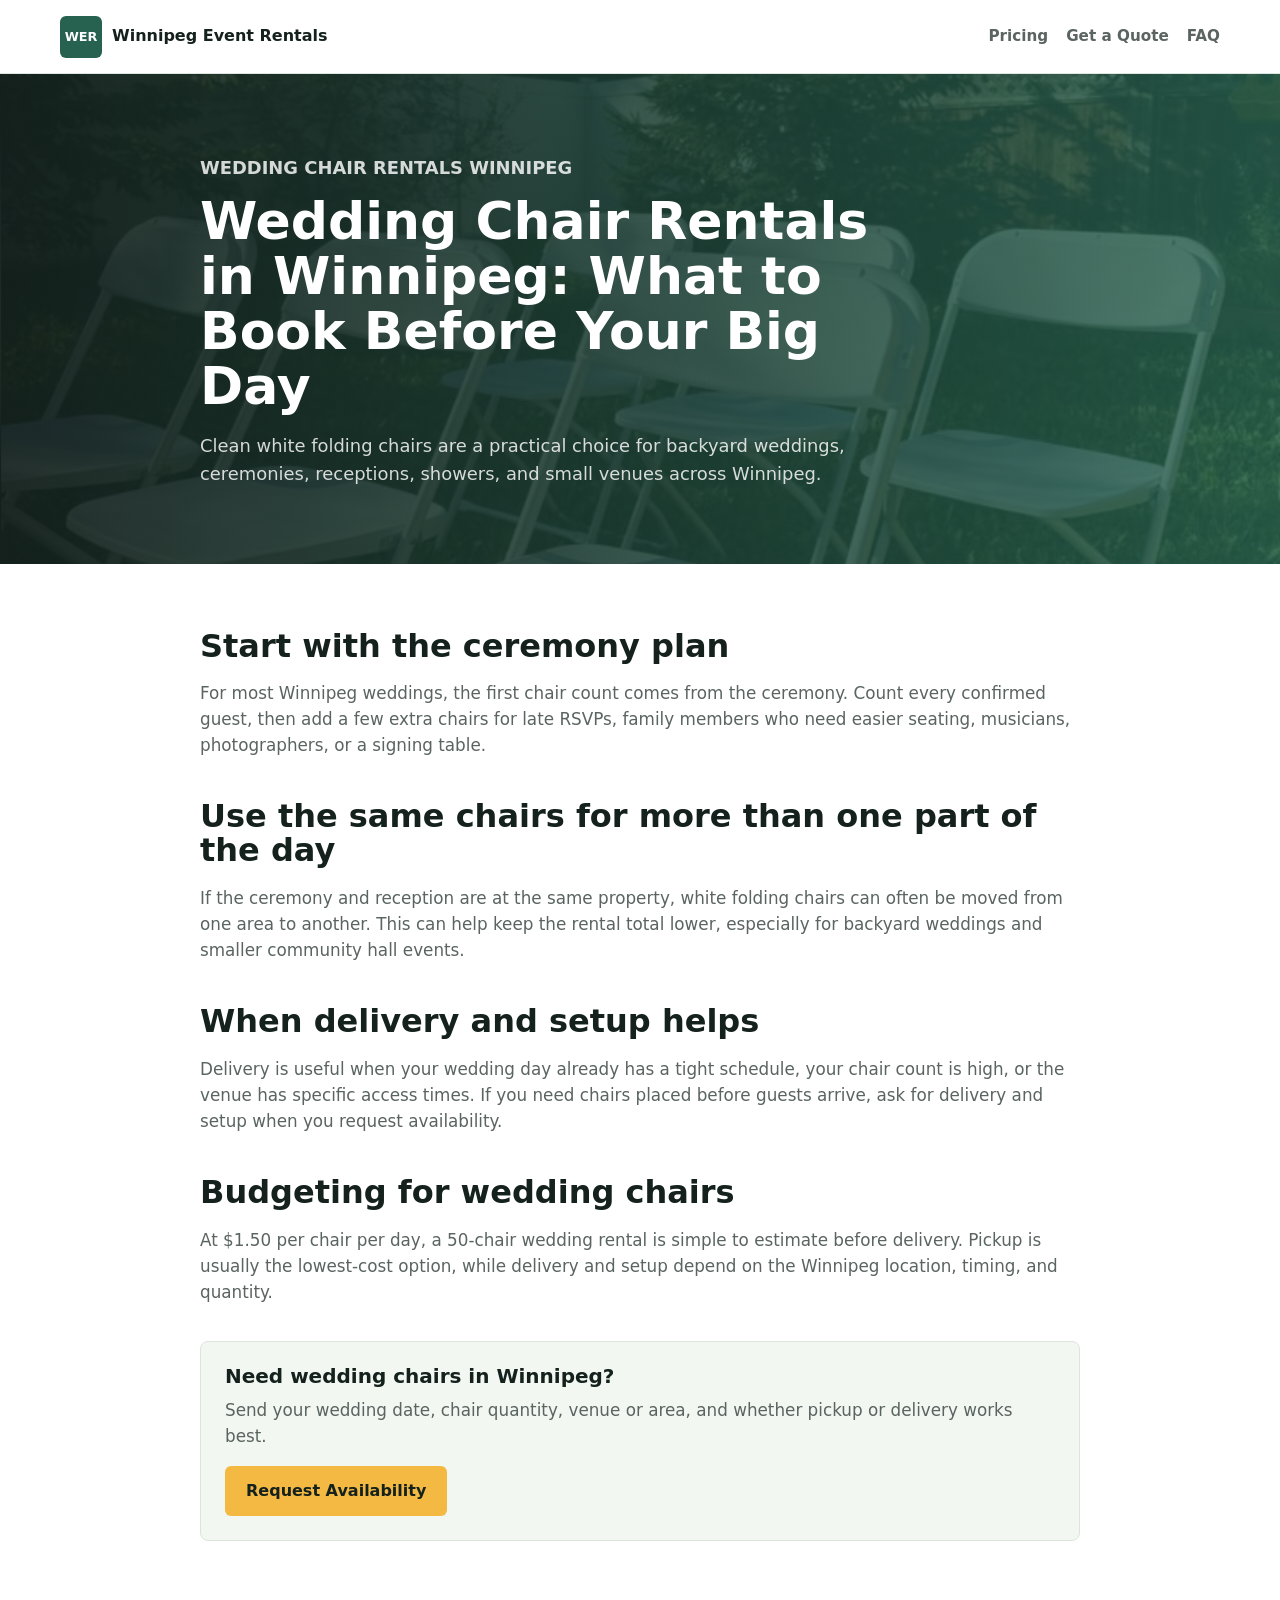
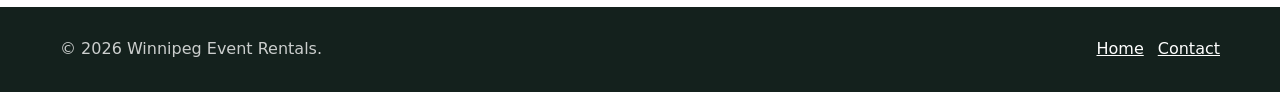
<file: guides/wedding-chair-rentals-winnipeg.html>
<!doctype html>
<html lang="en-CA">
  <head>
    <meta charset="utf-8">
    <meta name="viewport" content="width=device-width, initial-scale=1">
    <title>Wedding Chair Rentals Winnipeg | Affordable White Event Chairs</title>
    <meta name="description" content="Planning a Winnipeg wedding? Learn how many wedding chairs to rent, when to book delivery, and how affordable white folding chairs help with ceremonies, receptions, and backyard weddings.">
    <link rel="canonical" href="https://winnipegeventrentals.ca/guides/wedding-chair-rentals-winnipeg.html">
    <link rel="stylesheet" href="../styles.css">
  </head>
  <body>
    <header class="site-header">
      <div class="site-header__inner">
        <a class="brand" href="../index.html">
          <span class="brand__mark">WER</span>
          <span class="brand__text">Winnipeg Event Rentals</span>
        </a>
        <nav class="site-nav site-nav--static" aria-label="Article navigation">
          <a href="../index.html#pricing">Pricing</a>
          <a href="../index.html#quote">Get a Quote</a>
          <a href="../index.html#faq">FAQ</a>
        </nav>
      </div>
    </header>

    <main>
      <section class="article-hero">
        <div class="article-hero__inner">
          <p class="eyebrow">Wedding chair rentals Winnipeg</p>
          <h1>Wedding Chair Rentals in Winnipeg: What to Book Before Your Big Day</h1>
          <p>Clean white folding chairs are a practical choice for backyard weddings, ceremonies, receptions, showers, and small venues across Winnipeg.</p>
        </div>
      </section>

      <article class="article-body">
        <h2>Start with the ceremony plan</h2>
        <p>For most Winnipeg weddings, the first chair count comes from the ceremony. Count every confirmed guest, then add a few extra chairs for late RSVPs, family members who need easier seating, musicians, photographers, or a signing table.</p>

        <h2>Use the same chairs for more than one part of the day</h2>
        <p>If the ceremony and reception are at the same property, white folding chairs can often be moved from one area to another. This can help keep the rental total lower, especially for backyard weddings and smaller community hall events.</p>

        <h2>When delivery and setup helps</h2>
        <p>Delivery is useful when your wedding day already has a tight schedule, your chair count is high, or the venue has specific access times. If you need chairs placed before guests arrive, ask for delivery and setup when you request availability.</p>

        <h2>Budgeting for wedding chairs</h2>
        <p>At $1.50 per chair per day, a 50-chair wedding rental is simple to estimate before delivery. Pickup is usually the lowest-cost option, while delivery and setup depend on the Winnipeg location, timing, and quantity.</p>

        <div class="article-callout">
          <h3>Need wedding chairs in Winnipeg?</h3>
          <p>Send your wedding date, chair quantity, venue or area, and whether pickup or delivery works best.</p>
          <a class="button button--primary" href="../index.html#quote">Request Availability</a>
        </div>
      </article>
    </main>

    <footer class="site-footer">
      <div class="site-footer__inner">
        <p>&copy; 2026 Winnipeg Event Rentals.</p>
        <nav aria-label="Footer navigation">
          <a href="../index.html">Home</a>
          <a href="../index.html#quote">Contact</a>
        </nav>
      </div>
    </footer>
  </body>
</html>
</file>
<file: styles.css>
:root {
  --ink: #14211d;
  --muted: #5a6460;
  --paper: #ffffff;
  --mist: #f3f7f2;
  --mint: #dceadd;
  --green: #27614f;
  --green-dark: #173d34;
  --leaf: #7aa95c;
  --gold: #f4b942;
  --coral: #c76745;
  --line: #dce4dc;
  --shadow: 0 18px 55px rgba(20, 33, 29, 0.16);
  --max: 1160px;
  --header-height: 74px;
}

* {
  box-sizing: border-box;
}

html {
  scroll-behavior: smooth;
}

body {
  margin: 0;
  color: var(--ink);
  background: var(--paper);
  font-family: Inter, ui-sans-serif, system-ui, -apple-system, BlinkMacSystemFont, "Segoe UI", sans-serif;
  line-height: 1.55;
}

body.nav-open {
  overflow: hidden;
}

img {
  display: block;
  max-width: 100%;
}

a {
  color: inherit;
}

button,
input,
select,
textarea {
  font: inherit;
}

.skip-link {
  position: absolute;
  left: 16px;
  top: -48px;
  z-index: 20;
  padding: 10px 14px;
  color: var(--paper);
  background: var(--green-dark);
  border-radius: 6px;
  transition: top 0.2s ease;
}

.skip-link:focus {
  top: 16px;
}

.site-header {
  position: sticky;
  top: 0;
  z-index: 10;
  height: var(--header-height);
  background: rgba(255, 255, 255, 0.92);
  border-bottom: 1px solid rgba(220, 228, 220, 0.9);
  backdrop-filter: blur(16px);
}

.site-header__inner {
  display: flex;
  align-items: center;
  justify-content: space-between;
  width: min(var(--max), calc(100% - 40px));
  height: 100%;
  margin: 0 auto;
  gap: 24px;
}

.brand {
  display: inline-flex;
  align-items: center;
  gap: 10px;
  font-weight: 800;
  text-decoration: none;
}

.brand__mark {
  display: grid;
  width: 42px;
  height: 42px;
  place-items: center;
  color: var(--paper);
  background: var(--green);
  border-radius: 6px;
  font-size: 0.8rem;
}

.brand__text {
  white-space: nowrap;
}

.site-nav {
  display: flex;
  align-items: center;
  gap: 22px;
  color: var(--muted);
  font-size: 0.95rem;
  font-weight: 700;
}

.site-nav a {
  text-decoration: none;
}

.site-nav a:hover,
.site-nav a:focus-visible {
  color: var(--green);
}

.site-nav--static {
  gap: 18px;
}

.nav-cta {
  padding: 10px 16px;
  color: var(--paper) !important;
  background: var(--green);
  border-radius: 6px;
}

.nav-toggle {
  display: none;
  min-width: 82px;
  min-height: 42px;
  color: var(--paper);
  background: var(--green);
  border: 0;
  border-radius: 6px;
  font-weight: 800;
}

.hero {
  position: relative;
  display: grid;
  min-height: calc(100svh - var(--header-height) - 70px);
  place-items: center start;
  overflow: hidden;
  color: var(--paper);
  background:
    linear-gradient(90deg, rgba(9, 25, 20, 0.84) 0%, rgba(9, 25, 20, 0.66) 42%, rgba(9, 25, 20, 0.18) 100%),
    url("assets/home-hero-table-chairs.jpg") center 48% / cover no-repeat;
}

.hero__content {
  width: min(760px, calc(100% - 40px));
  margin: 0 auto;
  padding: 78px 0 58px;
}

.eyebrow {
  margin: 0 0 12px;
  color: var(--coral);
  font-size: 0.8rem;
  font-weight: 900;
  letter-spacing: 0;
  text-transform: uppercase;
}

.hero .eyebrow {
  color: var(--gold);
}

h1,
h2,
h3,
p {
  overflow-wrap: anywhere;
}

h1,
h2,
h3 {
  margin: 0;
  line-height: 1.06;
}

h1 {
  max-width: 720px;
  font-size: 4.4rem;
}

h2 {
  font-size: 2.55rem;
}

h3 {
  font-size: 1.25rem;
}

.hero__lead {
  max-width: 650px;
  margin: 22px 0 0;
  color: rgba(255, 255, 255, 0.88);
  font-size: 1.25rem;
}

.hero__actions,
.contact-band__inner {
  display: flex;
  flex-wrap: wrap;
  align-items: center;
  gap: 12px;
}

.button {
  display: inline-flex;
  align-items: center;
  justify-content: center;
  min-height: 48px;
  padding: 12px 20px;
  border: 1px solid transparent;
  border-radius: 6px;
  font-weight: 900;
  text-decoration: none;
  cursor: pointer;
}

.button--primary {
  color: var(--ink);
  background: var(--gold);
}

.button--primary:hover,
.button--primary:focus-visible {
  background: #ffd16a;
}

.button--secondary {
  color: var(--paper);
  border-color: rgba(255, 255, 255, 0.55);
  background: rgba(255, 255, 255, 0.1);
}

.button--light {
  color: var(--green-dark);
  background: var(--paper);
}

.hero__actions {
  margin-top: 30px;
}

.hero__proof {
  display: grid;
  grid-template-columns: repeat(3, minmax(0, 1fr));
  gap: 10px;
  max-width: 720px;
  padding: 0;
  margin: 36px 0 0;
  list-style: none;
}

.hero__proof li {
  min-height: 94px;
  padding: 18px;
  background: rgba(255, 255, 255, 0.12);
  border: 1px solid rgba(255, 255, 255, 0.2);
  border-radius: 8px;
}

.hero__proof strong,
.hero__proof span {
  display: block;
}

.hero__proof strong {
  font-size: 1.35rem;
}

.hero__proof span {
  color: rgba(255, 255, 255, 0.78);
  font-size: 0.9rem;
}

.quick-bar {
  display: grid;
  grid-template-columns: repeat(3, minmax(0, 1fr));
  width: min(var(--max), calc(100% - 40px));
  margin: -34px auto 0;
  position: relative;
  z-index: 2;
  overflow: hidden;
  background: var(--paper);
  border: 1px solid var(--line);
  border-radius: 8px;
  box-shadow: var(--shadow);
}

.quick-bar div {
  padding: 22px 24px;
  border-right: 1px solid var(--line);
}

.quick-bar div:last-child {
  border-right: 0;
}

.quick-bar span,
.contact-strip strong,
.form-note {
  color: var(--muted);
  font-size: 0.9rem;
}

.quick-bar strong,
.contact-strip span {
  display: block;
  margin-top: 4px;
}

.section {
  padding: 86px 0;
}

.section--light {
  background: var(--mist);
}

.section__inner {
  width: min(var(--max), calc(100% - 40px));
  margin: 0 auto;
}

.section-heading {
  max-width: 780px;
  margin-bottom: 34px;
}

.section-heading--center {
  margin-right: auto;
  margin-left: auto;
  text-align: center;
}

.section-heading p,
.price-panel p,
.delivery-layout p,
.quote-copy p,
.faq-layout > div:first-child p,
.contact-band p,
.article-body p,
.article-body li {
  color: var(--muted);
  font-size: 1.05rem;
}

.gallery {
  display: grid;
  grid-template-columns: 1.2fr 0.8fr 0.8fr;
  grid-auto-rows: 240px;
  gap: 14px;
  margin-top: 34px;
}

.gallery__item {
  display: block;
  width: 100%;
  min-width: 0;
  padding: 0;
  overflow: hidden;
  background: var(--mint);
  border: 0;
  border-radius: 8px;
  cursor: zoom-in;
}

.gallery__item--large {
  grid-row: span 2;
}

.gallery__item img {
  width: 100%;
  height: 100%;
  object-fit: cover;
  transition: transform 0.25s ease;
}

.gallery__item:hover img,
.gallery__item:focus-visible img {
  transform: scale(1.03);
}

.pricing-section {
  background:
    linear-gradient(120deg, rgba(20, 33, 29, 0.95), rgba(39, 97, 79, 0.95)),
    url("assets/table-chairs-01.jpg") center / cover no-repeat;
  color: var(--paper);
}

.pricing-grid,
.quote-layout,
.delivery-layout,
.faq-layout {
  display: grid;
  grid-template-columns: minmax(0, 0.9fr) minmax(0, 1.1fr);
  gap: 44px;
  align-items: start;
}

.price-panel h2 {
  font-size: 3.1rem;
}

.price-panel p {
  color: rgba(255, 255, 255, 0.78);
}

.included-panel,
.quote-form,
.service-card,
.inventory-card,
.article-card,
.faq-list details,
.article-callout {
  background: var(--paper);
  border: 1px solid var(--line);
  border-radius: 8px;
}

.inventory-grid {
  display: grid;
  grid-template-columns: repeat(2, minmax(0, 1fr));
  gap: 18px;
}

.inventory-card {
  overflow: hidden;
}

.inventory-card img {
  width: 100%;
  height: 360px;
  object-fit: cover;
}

.inventory-card div {
  padding: 24px;
}

.inventory-card p {
  color: var(--muted);
}

.spec-list {
  display: grid;
  gap: 9px;
  padding: 0;
  margin: 18px 0 0;
  list-style: none;
}

.spec-list li {
  position: relative;
  padding-left: 24px;
  color: var(--ink);
  font-weight: 750;
}

.spec-list li::before {
  content: "";
  position: absolute;
  left: 0;
  top: 9px;
  width: 9px;
  height: 9px;
  background: var(--gold);
  border-radius: 50%;
}

.included-panel {
  color: var(--ink);
  padding: 30px;
}

.check-list {
  display: grid;
  gap: 14px;
  padding: 0;
  margin: 22px 0 0;
  list-style: none;
}

.check-list li {
  position: relative;
  padding-left: 32px;
}

.check-list li::before {
  content: "";
  position: absolute;
  left: 0;
  top: 4px;
  width: 18px;
  height: 18px;
  background: var(--leaf);
  border-radius: 50%;
  box-shadow: inset 0 0 0 5px var(--mint);
}

.service-grid,
.article-grid {
  display: grid;
  grid-template-columns: repeat(3, minmax(0, 1fr));
  gap: 18px;
}

.service-card {
  padding: 24px;
}

.service-card__icon {
  display: grid;
  width: 44px;
  height: 44px;
  place-items: center;
  margin-bottom: 22px;
  color: var(--paper);
  background: var(--green);
  border-radius: 6px;
  font-weight: 900;
}

.service-card p,
.article-card p {
  color: var(--muted);
}

.delivery-section {
  background: var(--green-dark);
  color: var(--paper);
}

.delivery-layout p {
  color: rgba(255, 255, 255, 0.78);
}

.delivery-list {
  display: grid;
  grid-template-columns: repeat(2, minmax(0, 1fr));
  gap: 12px;
}

.delivery-list span {
  min-height: 58px;
  padding: 16px;
  color: var(--paper);
  background: rgba(255, 255, 255, 0.1);
  border: 1px solid rgba(255, 255, 255, 0.16);
  border-radius: 8px;
  font-weight: 800;
}

.quote-copy {
  position: sticky;
  top: calc(var(--header-height) + 24px);
}

.contact-strip {
  padding: 16px 18px;
  margin-top: 12px;
  background: var(--paper);
  border: 1px solid var(--line);
  border-radius: 8px;
}

.quote-form {
  display: grid;
  gap: 16px;
  padding: 26px;
}

.quote-form label {
  display: grid;
  gap: 7px;
  color: var(--ink);
  font-weight: 800;
}

.quote-form input,
.quote-form select,
.quote-form textarea {
  width: 100%;
  min-height: 48px;
  padding: 12px 13px;
  color: var(--ink);
  background: #fbfdfb;
  border: 1px solid #cdd8cd;
  border-radius: 6px;
}

.quote-form textarea {
  min-height: 112px;
  resize: vertical;
}

.quote-output {
  display: block;
  padding: 16px;
  color: var(--ink);
  white-space: pre-wrap;
  background: var(--mint);
  border-radius: 8px;
}

.article-card {
  overflow: hidden;
}

.article-card img {
  width: 100%;
  height: 210px;
  object-fit: cover;
}

.article-card div {
  padding: 20px;
}

.article-card h3 a {
  text-decoration-color: var(--gold);
  text-decoration-thickness: 3px;
  text-underline-offset: 4px;
}

.faq-list {
  display: grid;
  gap: 12px;
}

.faq-list details {
  padding: 0;
}

.faq-list summary {
  min-height: 58px;
  padding: 18px 20px;
  font-weight: 900;
  cursor: pointer;
}

.faq-list p {
  padding: 0 20px 20px;
  margin: 0;
  color: var(--muted);
}

.contact-band {
  padding: 62px 0;
  color: var(--paper);
  background: var(--coral);
}

.contact-band__inner {
  justify-content: space-between;
  width: min(var(--max), calc(100% - 40px));
  margin: 0 auto;
}

.contact-band .eyebrow,
.contact-band p {
  color: rgba(255, 255, 255, 0.84);
}

.site-footer {
  padding: 30px 0;
  color: rgba(255, 255, 255, 0.78);
  background: var(--ink);
}

.site-footer__inner {
  display: flex;
  align-items: center;
  justify-content: space-between;
  width: min(var(--max), calc(100% - 40px));
  margin: 0 auto;
  gap: 18px;
}

.site-footer p {
  margin: 0;
}

.site-footer nav {
  display: flex;
  flex-wrap: wrap;
  gap: 14px;
}

.site-footer a {
  color: var(--paper);
}

.lightbox {
  width: min(920px, calc(100% - 32px));
  padding: 0;
  overflow: hidden;
  background: var(--ink);
  border: 0;
  border-radius: 8px;
  box-shadow: var(--shadow);
}

.lightbox::backdrop {
  background: rgba(0, 0, 0, 0.74);
}

.lightbox img {
  width: 100%;
  max-height: 86vh;
  object-fit: contain;
}

.lightbox__close {
  position: absolute;
  right: 12px;
  top: 12px;
  min-width: 74px;
  min-height: 40px;
  color: var(--paper);
  background: rgba(20, 33, 29, 0.86);
  border: 1px solid rgba(255, 255, 255, 0.3);
  border-radius: 6px;
  font-weight: 900;
  cursor: pointer;
}

.article-hero {
  padding: 80px 0 58px;
  color: var(--paper);
  background:
    linear-gradient(90deg, rgba(20, 33, 29, 0.92), rgba(39, 97, 79, 0.82)),
    url("assets/chair-02.jpg") center / cover no-repeat;
}

.article-hero__inner,
.article-body {
  width: min(880px, calc(100% - 40px));
  margin: 0 auto;
}

.article-hero h1 {
  font-size: 3.25rem;
}

.article-hero p {
  max-width: 720px;
  color: rgba(255, 255, 255, 0.82);
  font-size: 1.12rem;
}

.article-body {
  padding: 66px 0;
}

.article-body h2 {
  margin-top: 42px;
  font-size: 2rem;
}

.article-body h2:first-child {
  margin-top: 0;
}

.article-body ul {
  display: grid;
  gap: 10px;
  padding-left: 22px;
}

.article-table {
  width: 100%;
  overflow: hidden;
  border-collapse: collapse;
  border: 1px solid var(--line);
  border-radius: 8px;
}

.article-table th,
.article-table td {
  padding: 14px 16px;
  text-align: left;
  border-bottom: 1px solid var(--line);
}

.article-table th {
  background: var(--mint);
}

.article-callout {
  padding: 24px;
  margin-top: 36px;
  background: var(--mist);
}

.article-callout p {
  margin-top: 10px;
}

@media (max-width: 920px) {
  .nav-toggle {
    display: inline-flex;
    align-items: center;
    justify-content: center;
  }

  .site-nav {
    position: fixed;
    left: 20px;
    right: 20px;
    top: calc(var(--header-height) + 12px);
    display: none;
    flex-direction: column;
    align-items: stretch;
    padding: 18px;
    background: var(--paper);
    border: 1px solid var(--line);
    border-radius: 8px;
    box-shadow: var(--shadow);
  }

  .site-nav.is-open {
    display: flex;
  }

  .site-nav--static {
    position: static;
    display: flex;
    flex-direction: row;
    align-items: center;
    padding: 0;
    background: transparent;
    border: 0;
    border-radius: 0;
    box-shadow: none;
  }

  .site-nav a {
    min-height: 44px;
    padding: 10px 4px;
  }

  .site-nav--static a {
    min-height: auto;
    padding: 0;
  }

  h1 {
    font-size: 3.2rem;
  }

  h2 {
    font-size: 2.15rem;
  }

  .hero {
    min-height: calc(100svh - var(--header-height) - 40px);
    background-position: 58% center;
  }

  .hero__proof,
  .quick-bar,
  .service-grid,
  .article-grid,
  .inventory-grid,
  .pricing-grid,
  .quote-layout,
  .delivery-layout,
  .faq-layout {
    grid-template-columns: 1fr;
  }

  .quick-bar div {
    border-right: 0;
    border-bottom: 1px solid var(--line);
  }

  .quick-bar div:last-child {
    border-bottom: 0;
  }

  .gallery {
    grid-template-columns: 1fr 1fr;
    grid-auto-rows: 220px;
  }

  .gallery__item--large {
    grid-column: span 2;
    grid-row: span 1;
  }

  .quote-copy {
    position: static;
  }
}

@media (max-width: 620px) {
  :root {
    --header-height: 68px;
  }

  .site-header__inner,
  .section__inner,
  .quick-bar,
  .contact-band__inner,
  .site-footer__inner,
  .article-hero__inner,
  .article-body {
    width: min(100% - 28px, var(--max));
  }

  .brand__text {
    max-width: 178px;
    white-space: normal;
    line-height: 1.1;
  }

  .site-nav--static {
    display: none;
  }

  h1,
  .article-hero h1 {
    font-size: 2.45rem;
  }

  h2 {
    font-size: 1.85rem;
  }

  .hero__lead {
    font-size: 1.05rem;
  }

  .hero__actions .button,
  .contact-band__inner .button,
  .quote-form .button {
    width: 100%;
  }

  .hero__proof {
    gap: 8px;
  }

  .hero__proof li {
    min-height: 78px;
    padding: 14px;
  }

  .section {
    padding: 64px 0;
  }

  .gallery {
    grid-template-columns: 1fr;
    grid-auto-rows: 260px;
  }

  .inventory-card img {
    height: 280px;
  }

  .gallery__item--large {
    grid-column: span 1;
  }

  .price-panel h2 {
    font-size: 2.35rem;
  }

  .delivery-list {
    grid-template-columns: 1fr;
  }

  .site-footer__inner {
    align-items: flex-start;
    flex-direction: column;
  }

  .article-table {
    display: block;
    overflow-x: auto;
  }
}

/* Cloud Resume Challenge: unobtrusive live visit count */
.site-footer .visitor-counter {
  color: var(--paper);
  font-size: 0.875rem;
  white-space: nowrap;
}
.site-footer .visitor-counter[hidden] { display: none; }
</file>
